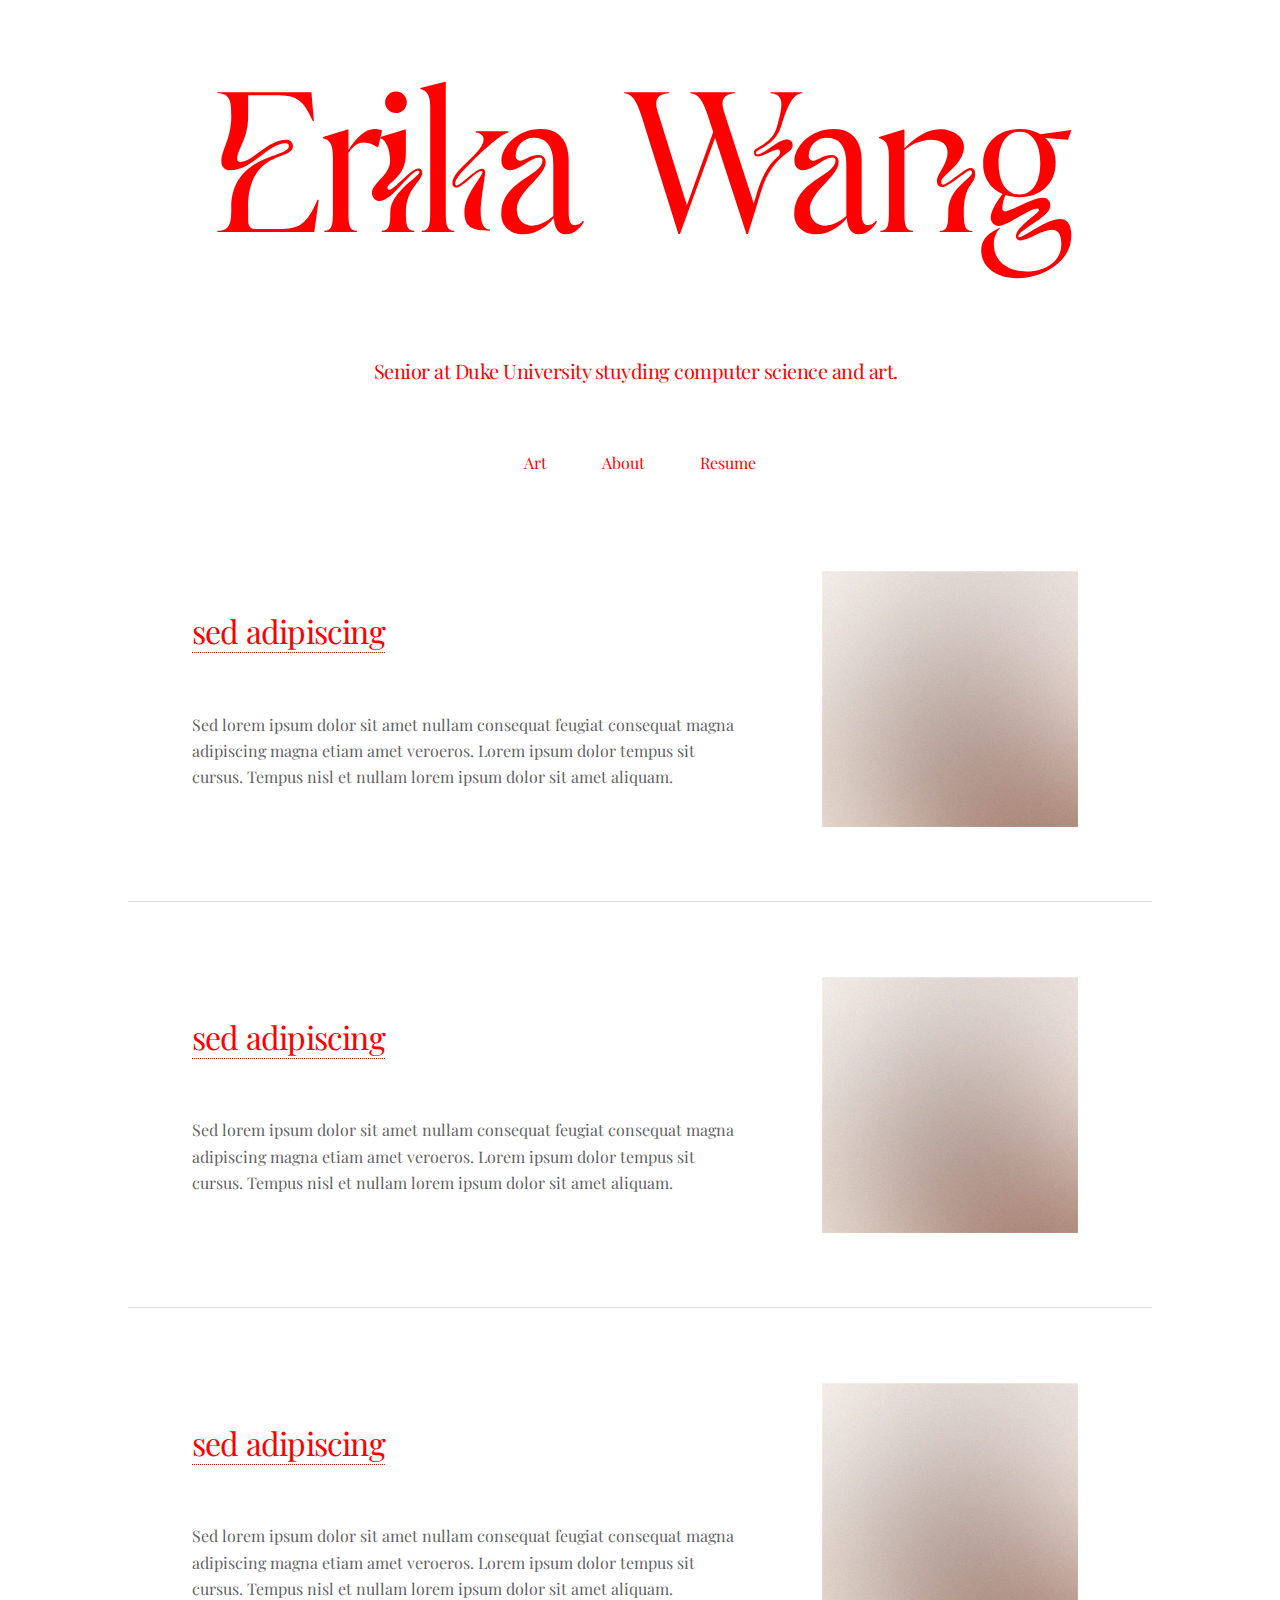
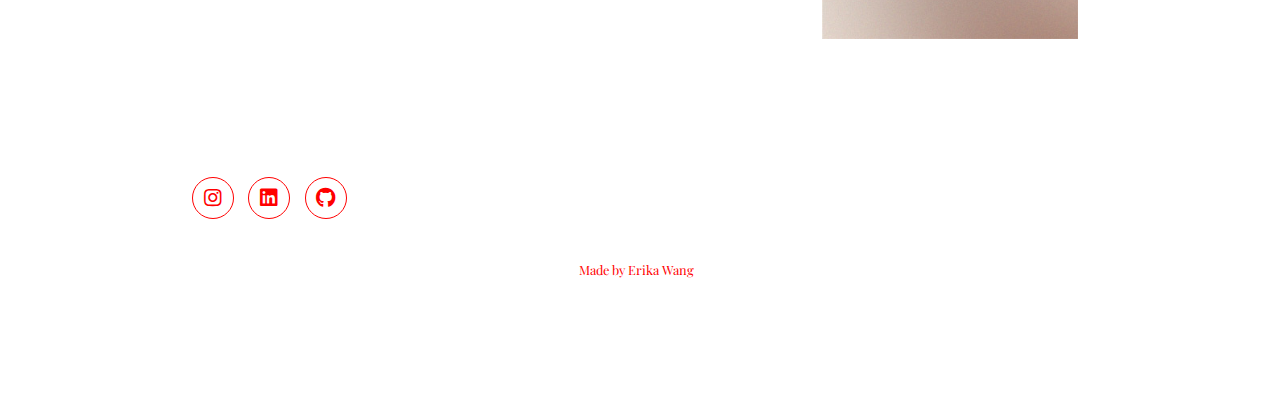
<file: index.html>
<!DOCTYPE HTML>
<!--
	Stellar by HTML5 UP
	html5up.net | @ajlkn
	Free for personal and commercial use under the CCA 3.0 license (html5up.net/license)
-->
<html>
	<head>
		<title>Erika Wang</title>
		<meta charset="utf-8" />
		<meta name="viewport" content="width=device-width, initial-scale=1, user-scalable=no" />
		<link rel="stylesheet" href="assets/css/main.css" />
		<link rel="stylesheet" href="assets/css/color.css" />
		<noscript><link rel="stylesheet" href="assets/css/noscript.css" /></noscript>
        
	</head>


	<body class="is-preload">

		<!-- Wrapper -->
			<div id="wrapper">

				<!-- Header -->
					<header id="header">
				
						<h1 class = "title-word title-word-1">Erika Wang</h1>
						<p>
							<span>Senior at Duke University stuyding computer science and art. &nbsp;</span>
						</p>

					</header>

				<!-- Nav -->
					<nav id="nav">
						<ul>
							<li><a href="#intro" class="active">Art</a></li>
                            <li><a href="about.html" class="active">About</a></li>
							<li><a href="https://docs.google.com/document/d/1wD_JuA9a8tPRf3OBG6LeGHqvVEQeYjnyUTV_1Qm6VoQ/edit?usp=sharing" class="active" target = "blank">Resume</a></li>
						</ul>
					</nav>

				<!-- Main -->
					<div id="main">

						<!-- Introduction -->
							<section id="intro" class="main">
								<div class="spotlight">
									<div class="content">
										<header class="major">
											<h2><a href = "/generic.html">sed adipiscing</a></h2>
										</header>
										<p>Sed lorem ipsum dolor sit amet nullam consequat feugiat consequat magna
										adipiscing magna etiam amet veroeros. Lorem ipsum dolor tempus sit cursus.
										Tempus nisl et nullam lorem ipsum dolor sit amet aliquam.</p>
									</div>
									<span class="image"><img src="images/pic01.jpg" alt="" /></span>
								</div>
                            </footer>
							</section>

                        <!-- Introduction -->
							<section id="intro" class="main">
								<div class="spotlight">
									<div class="content">
										
										<header class="major">
											<h2><a href = "/generic.html">sed adipiscing</a></h2>
										</header>
										<p>Sed lorem ipsum dolor sit amet nullam consequat feugiat consequat magna
										adipiscing magna etiam amet veroeros. Lorem ipsum dolor tempus sit cursus.
										Tempus nisl et nullam lorem ipsum dolor sit amet aliquam.</p>
									</div>
									<span class="image"><img src="images/pic01.jpg" alt="" /></span>
								</div>
                            </footer>
							</section>

	                        <!-- Introduction -->
							<section id="intro" class="main">
								<div class="spotlight">
									<div class="content">
										<header class="major">
											<h2><a href = "/generic.html">sed adipiscing</a></h2>
										</header>
										<p>Sed lorem ipsum dolor sit amet nullam consequat feugiat consequat magna
										adipiscing magna etiam amet veroeros. Lorem ipsum dolor tempus sit cursus.
										Tempus nisl et nullam lorem ipsum dolor sit amet aliquam.</p>
									</div>
									<span class="image"><img src="images/pic01.jpg" alt="" /></span>
								</div>
                            </footer>
							</section>

				</div>

            				<!-- Footer -->
					<footer id="footer">
						<section>
							<ul class="icons">
								<li><a href="https://www.instagram.com/erika.l.w/" target = "blank" class="icon brands fa-instagram alt"><span class="label">Instagram</span></a></li>
								<li><a href="https://www.linkedin.com/in/erikawang2024/" target = "blank" class="icon brands fa-linkedin alt"><span class="label">Linkedin</span></a></li>
								<li><a href="https://github.com/wang-erika?tab=repositories" target = "blank" class="icon brands fa-github alt"><span class="label">GitHub</span></a></li>
							</ul>
						</section>
						<p class="copyright"> Made by Erika Wang </a></p>

					</footer>

		<!-- Scripts -->
			<script src="assets/js/jquery.min.js"></script>
			<script src="assets/js/jquery.scrollex.min.js"></script>
			<script src="assets/js/jquery.scrolly.min.js"></script>
			<script src="assets/js/browser.min.js"></script>
			<script src="assets/js/breakpoints.min.js"></script>
			<script src="assets/js/util.js"></script>
			<script src="assets/js/main.js"></script>

	</body>
</html>
</file>
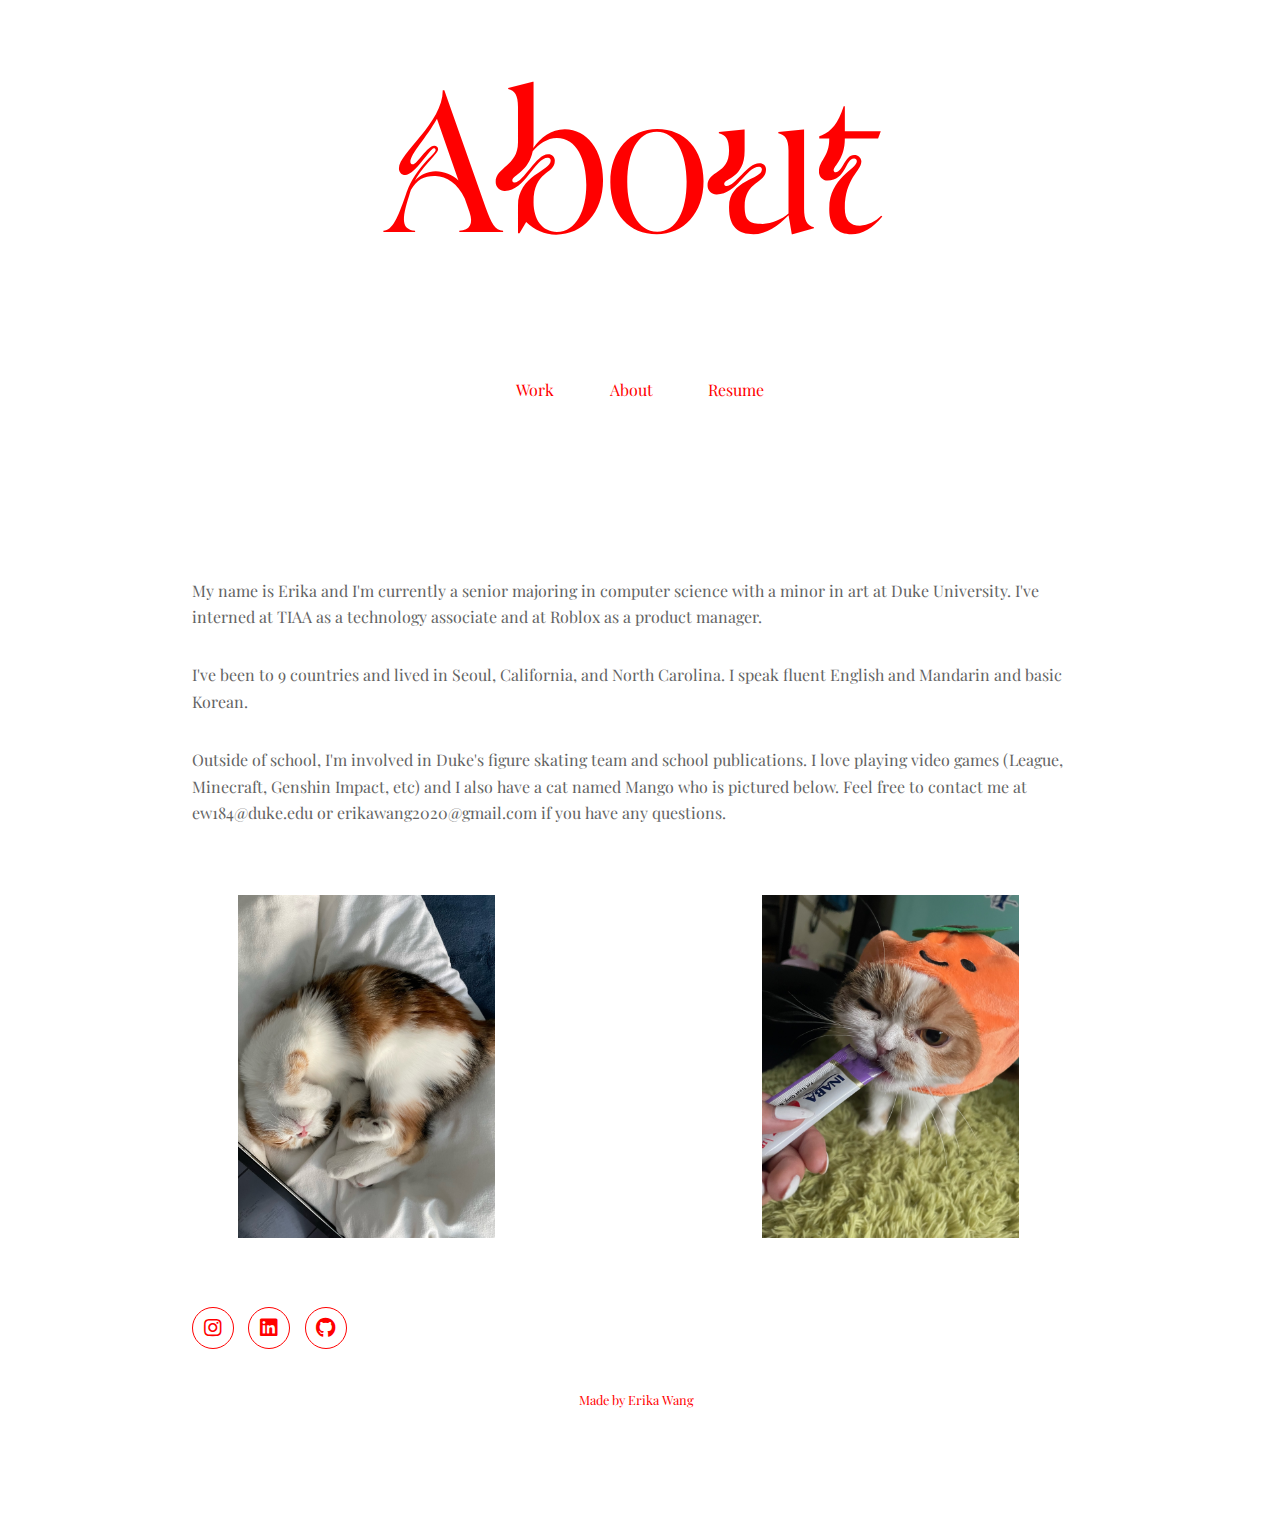
<file: about.html>
<!DOCTYPE HTML>
<!--
	Stellar by HTML5 UP
	html5up.net | @ajlkn
	Free for personal and commercial use under the CCA 3.0 license (html5up.net/license)
-->
<html>
	<head>
		<title>Erika Wang</title>
		<meta charset="utf-8" />
		<meta name="viewport" content="width=device-width, initial-scale=1, user-scalable=no" />
		<link rel="stylesheet" href="assets/css/main.css" />
		<link rel="stylesheet" href="assets/css/pictureformat.css" />
		<noscript><link rel="stylesheet" href="assets/css/noscript.css" /></noscript>
	</head>
	<body class="is-preload">

		<!-- Wrapper -->
			<div id="wrapper">

				<!-- Header -->
	
					<header id="header">	
						<h1>About</h1>
					</header>

				<!-- Nav -->
				<nav id="nav">
					<ul>
						<li><a href="index.html" class="active">Work</a></li>
						<li><a href="about.html" class="active">About</a></li>
						<li><a href="resume.html" class="active">Resume</a></li>
					</ul>
				</nav>

				<!-- Main -->
					<div id="main">

						<!-- Content -->
							<section id="content" class="main">
								<h3 class="marquee">
									<span>Lover of cats, art musuems, spotify wrapped, video games, chips and salsa, diy nail art, photography, movie theaters. Lover of cats, art musuems, spotify wrapped, video games, chips and salsa, diy nail art, photography, movie theaters. Lover of cats, art musuems, spotify wrapped, video games, chips and salsa, diy nail art, photography, movie theaters. Lover of cats, art musuems, spotify wrapped, video games, chips and salsa, diy nail art, photography, movie theaters. Lover of cats, art musuems, spotify wrapped, video games, chips and salsa, diy nail art, photography, movie theaters. Lover of cats, art musuems, spotify wrapped, video games, chips and salsa, diy nail art, photography, movie theaters.&nbsp;</span>
								</h3>
								<p>My name is Erika and I'm currently a senior majoring in computer science with a minor in art at Duke University. I've interned at TIAA as a technology associate and at Roblox as a product manager.</p>
								<p>I've been to 9 countries and lived in Seoul, California, and North Carolina. I speak fluent English and Mandarin and basic Korean.</p>
								<p>Outside of school, I'm involved in Duke's figure skating team and school publications. I love playing video games (League, Minecraft, Genshin Impact, etc) and I also have a cat named Mango who is pictured below. Feel free to contact me at ew184@duke.edu or erikawang2020@gmail.com if you have any questions.</p>															
								
						
							</section>

							<div class="row">
								<div class="column">
								  <img src="images/mango1.JPG" style="width:50%" class = "center">
								</div>
								<div class="column">
									<img src="images/mango2.JPG" style="width:50%" class = "center">
								  </div>
							  </div>
							

					</div>

			
			            				<!-- Footer -->
										<footer id="footer">
											<section>
												<ul class="icons">
													<li><a href="https://www.instagram.com/erika.l.w/" target = "blank" class="icon brands fa-instagram alt"><span class="label">Instagram</span></a></li>
													<li><a href="https://www.linkedin.com/in/erikawang2024/" target = "blank" class="icon brands fa-linkedin alt"><span class="label">Linkedin</span></a></li>
													<li><a href="https://github.com/wang-erika?tab=repositories" target = "blank" class="icon brands fa-github alt"><span class="label">GitHub</span></a></li>

												</ul>
											</section>
											<p class="copyright"> Made by Erika Wang </a></p>
										</footer>
									</div>

		<!-- Scripts -->
			<script src="assets/js/jquery.min.js"></script>
			<script src="assets/js/jquery.scrollex.min.js"></script>
			<script src="assets/js/jquery.scrolly.min.js"></script>
			<script src="assets/js/browser.min.js"></script>
			<script src="assets/js/breakpoints.min.js"></script>
			<script src="assets/js/util.js"></script>
			<script src="assets/js/main.js"></script>

	</body>
</html>
</file>
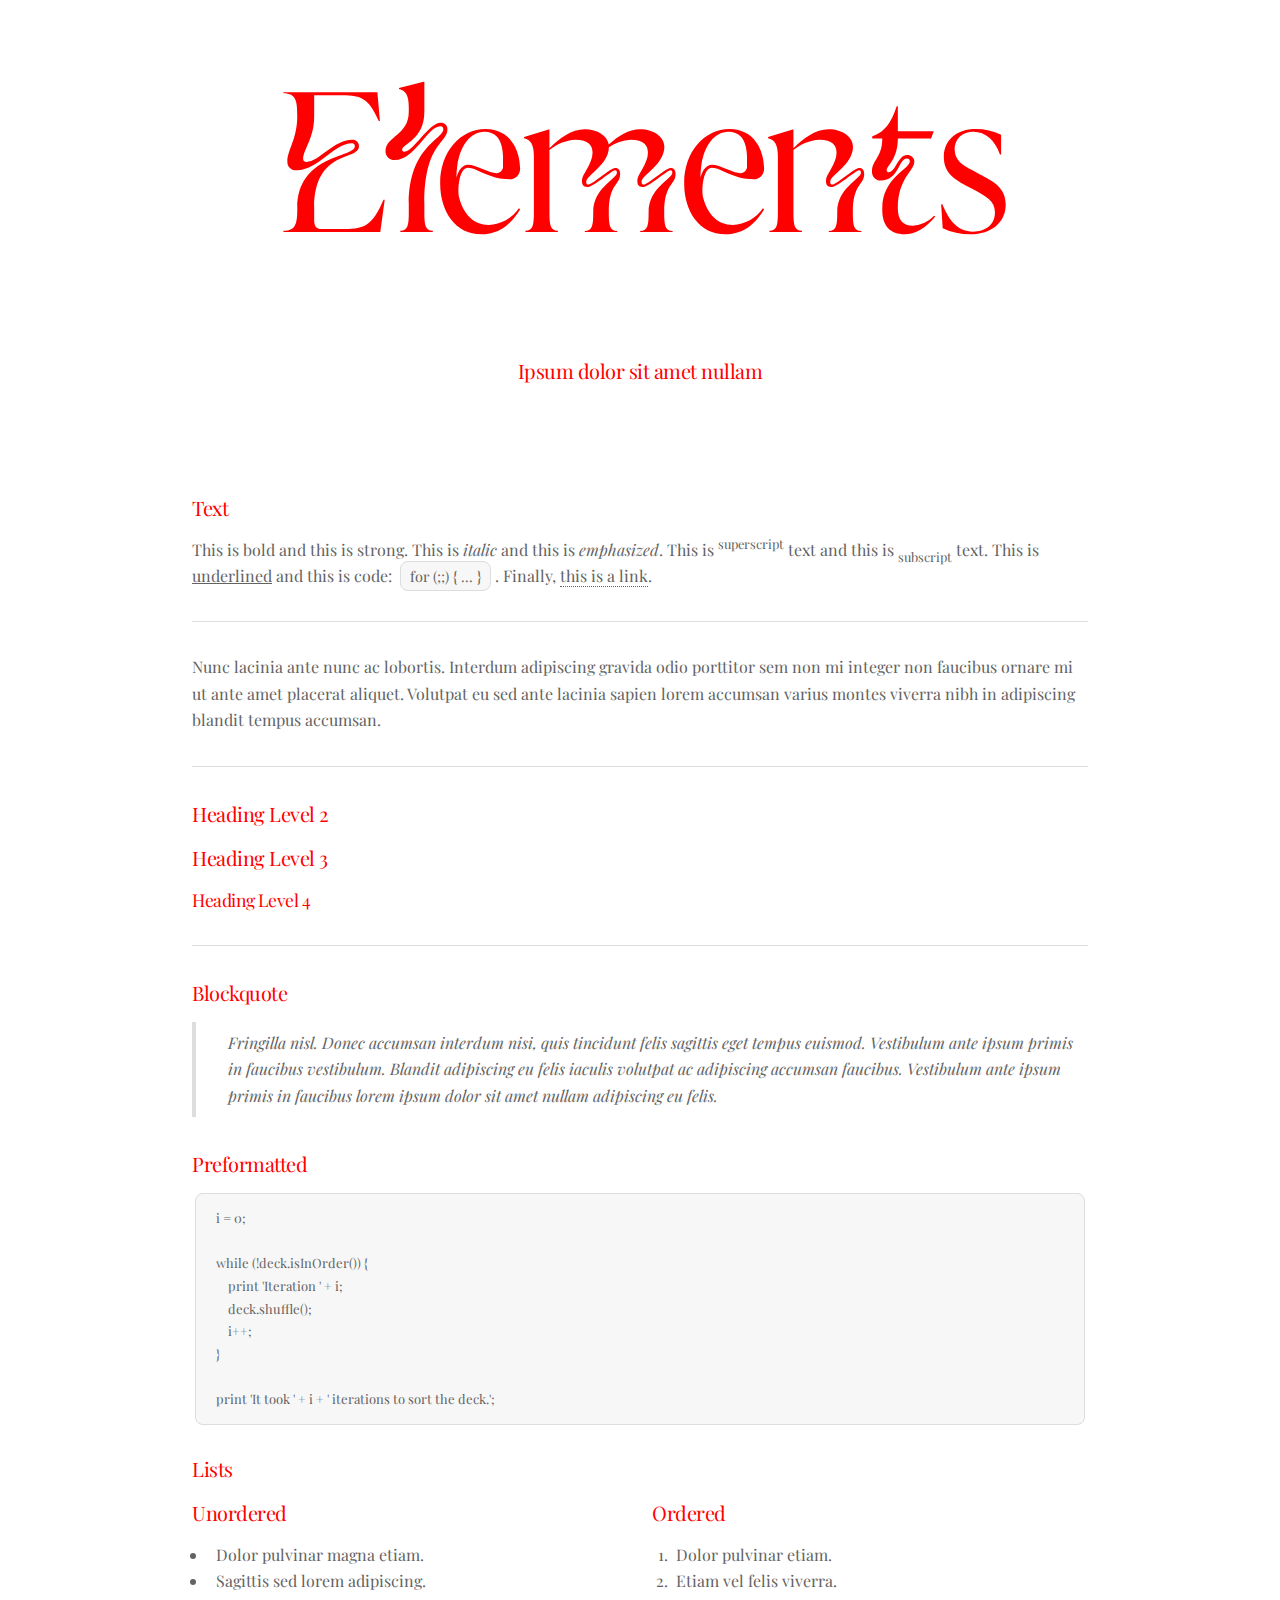
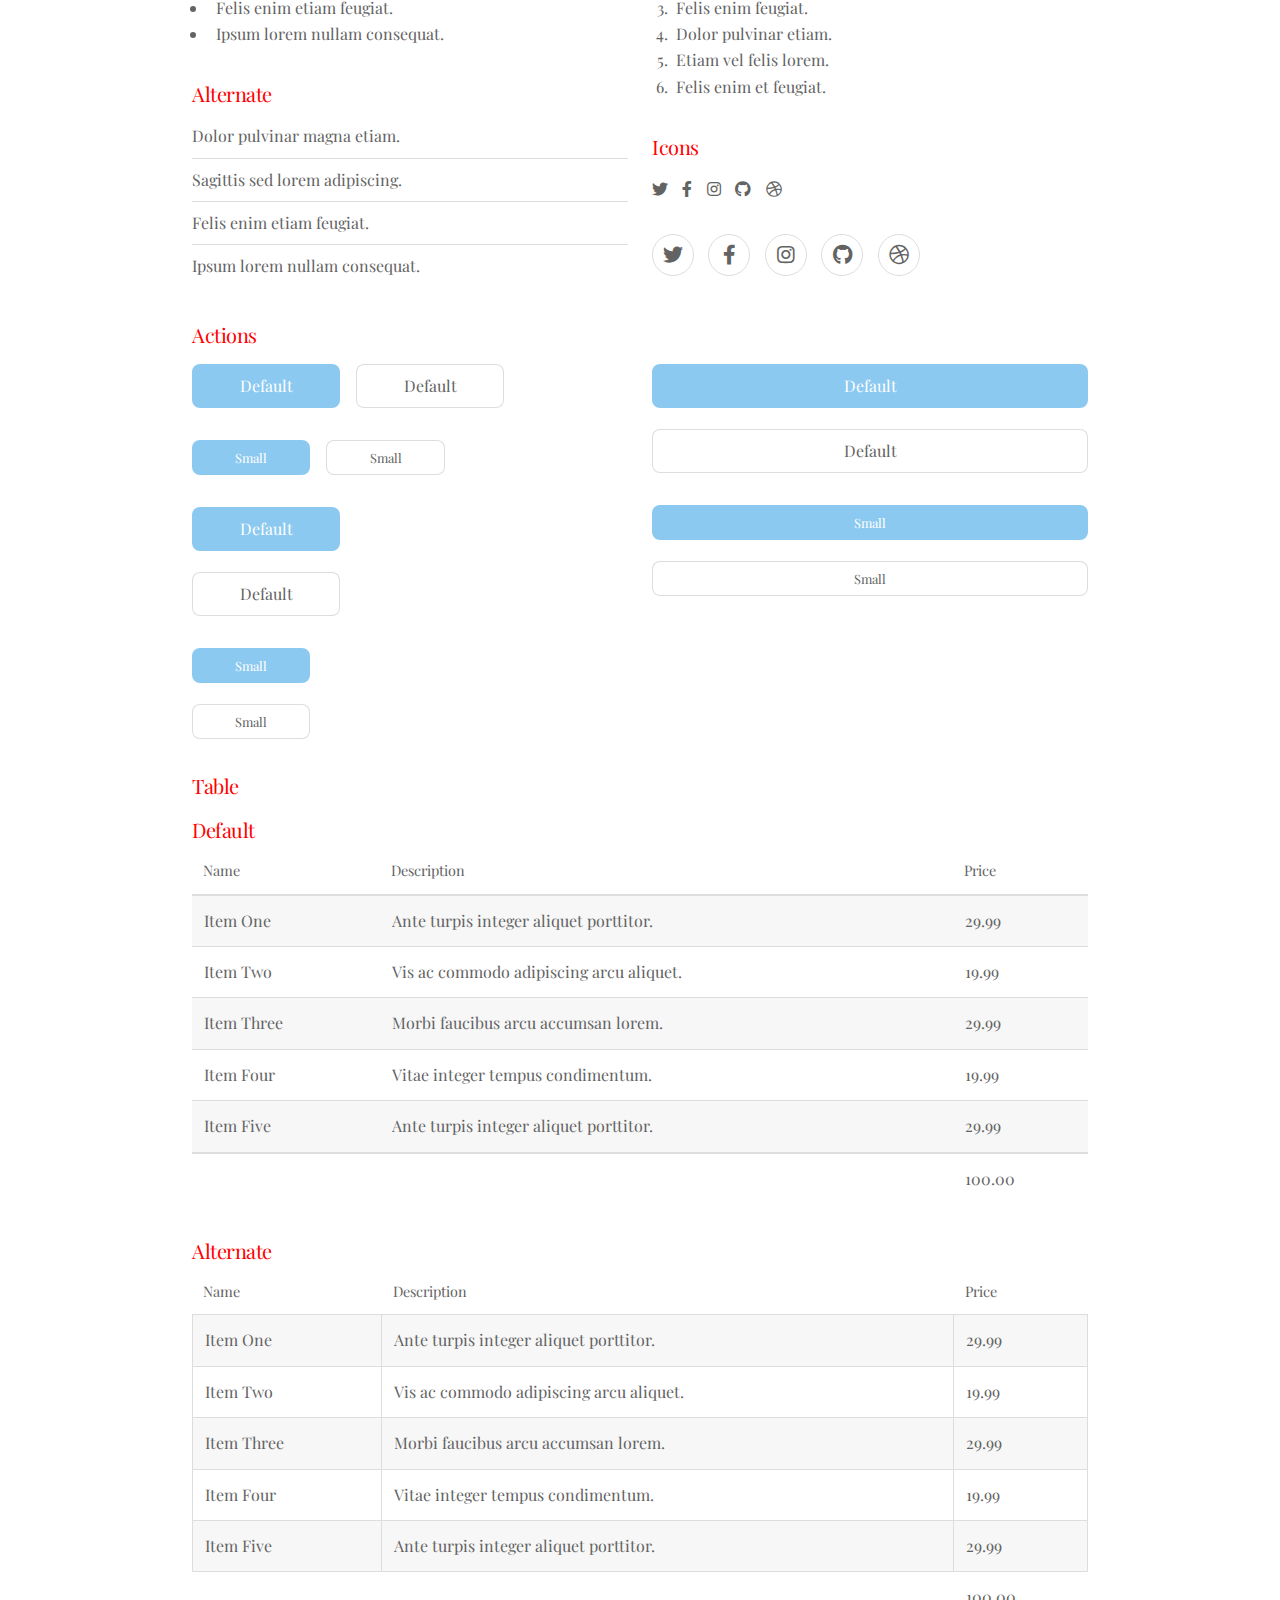
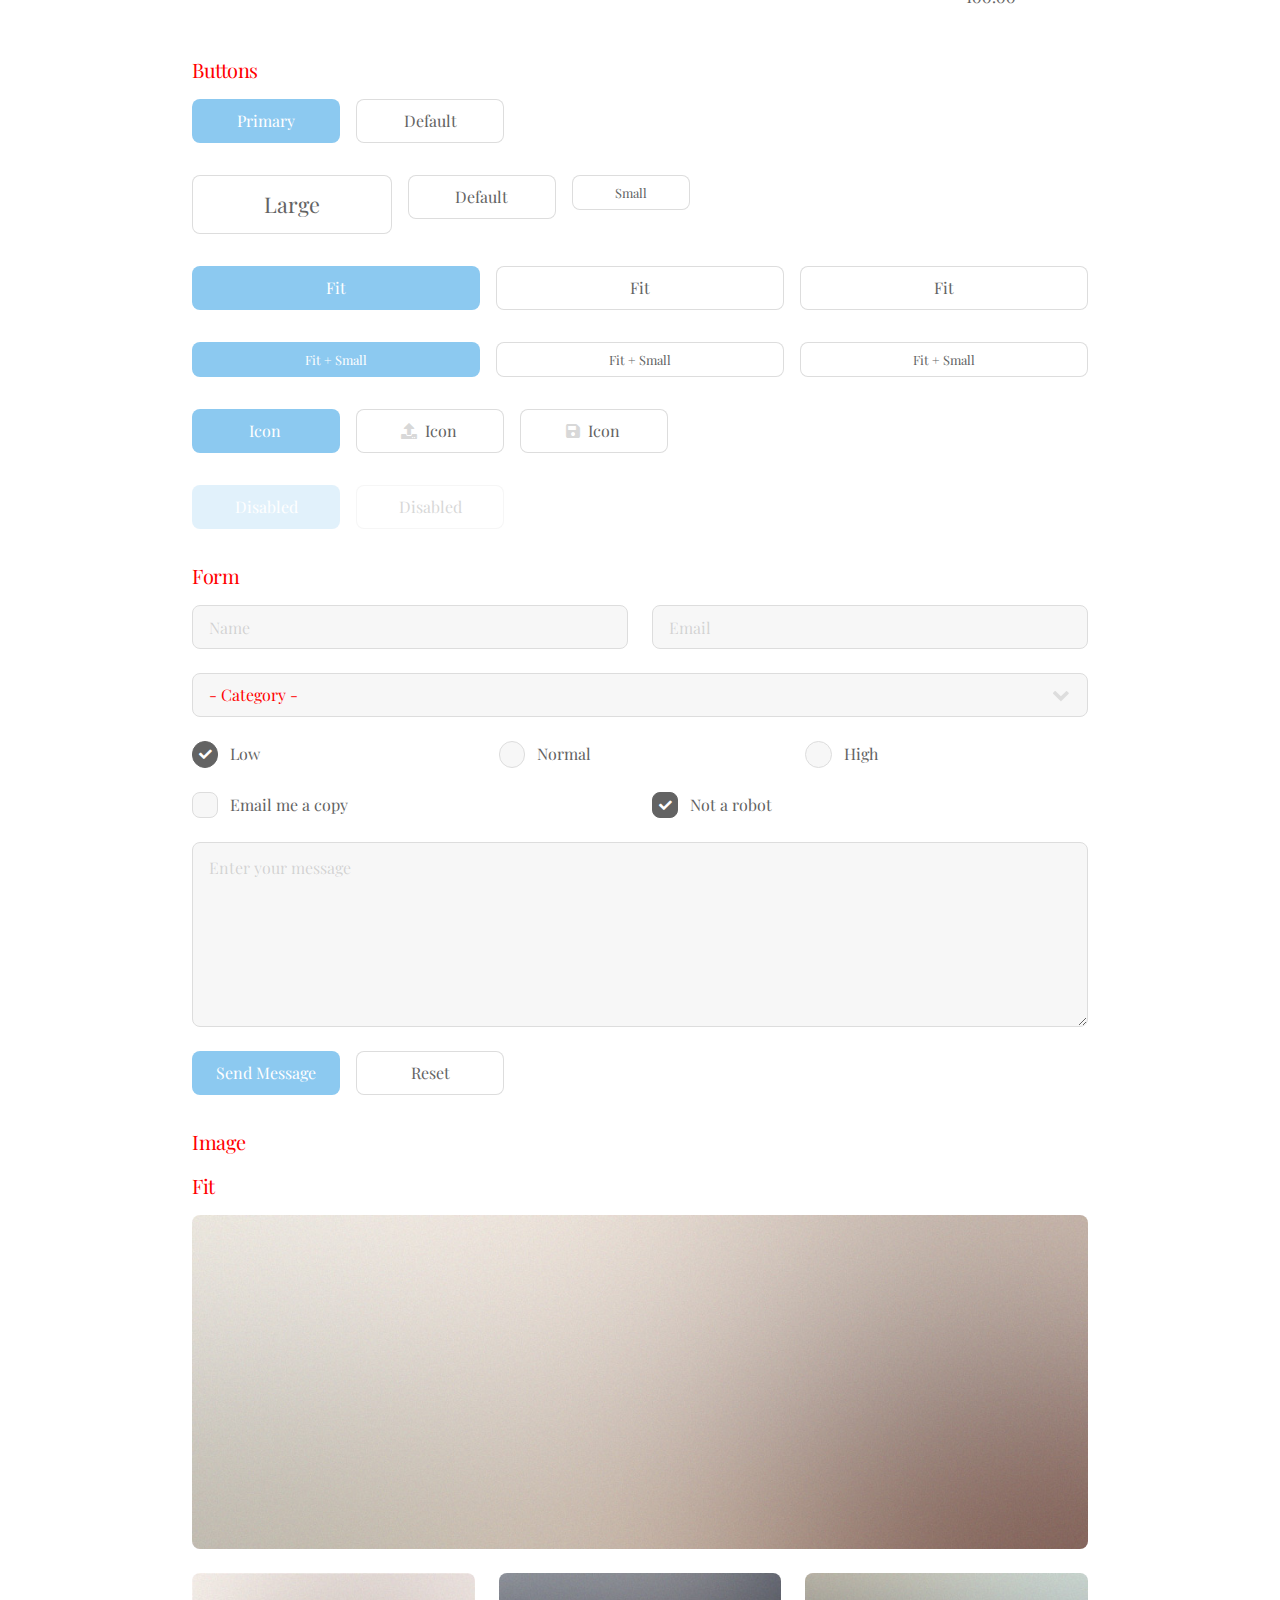
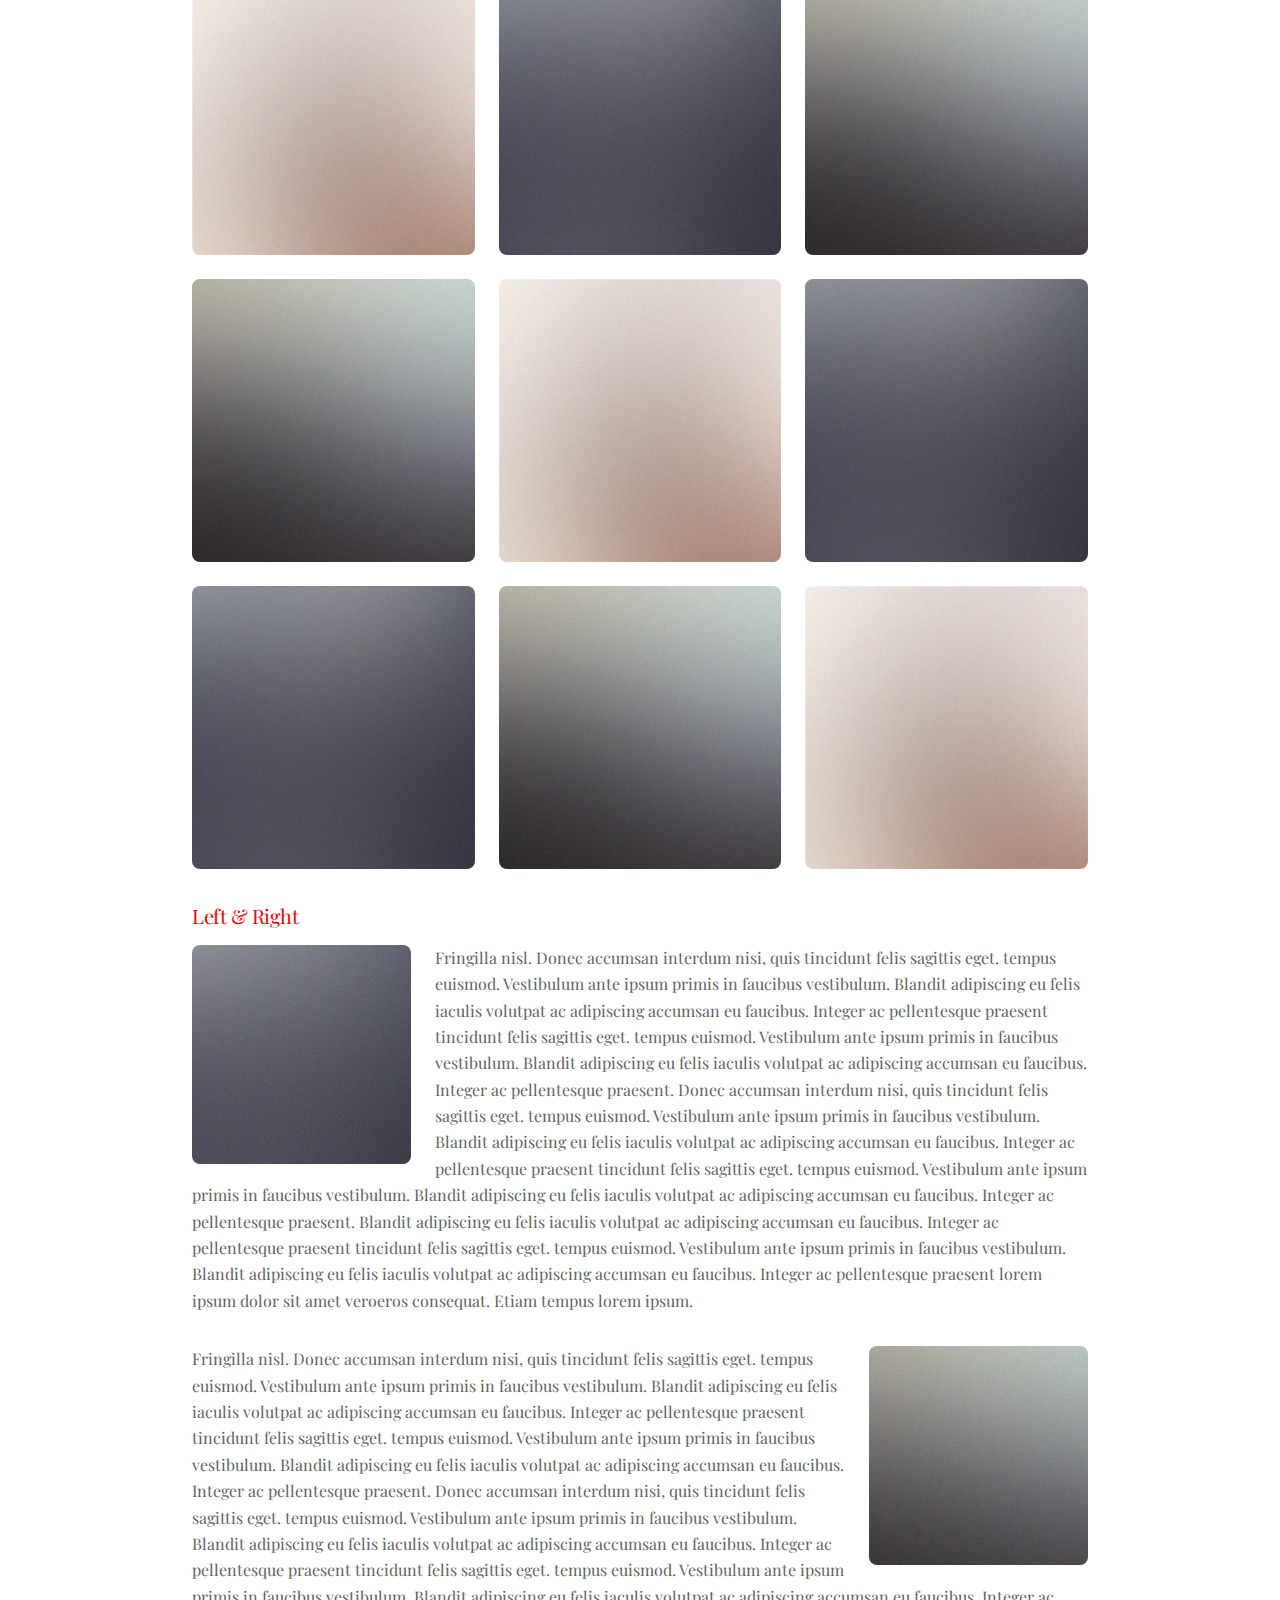
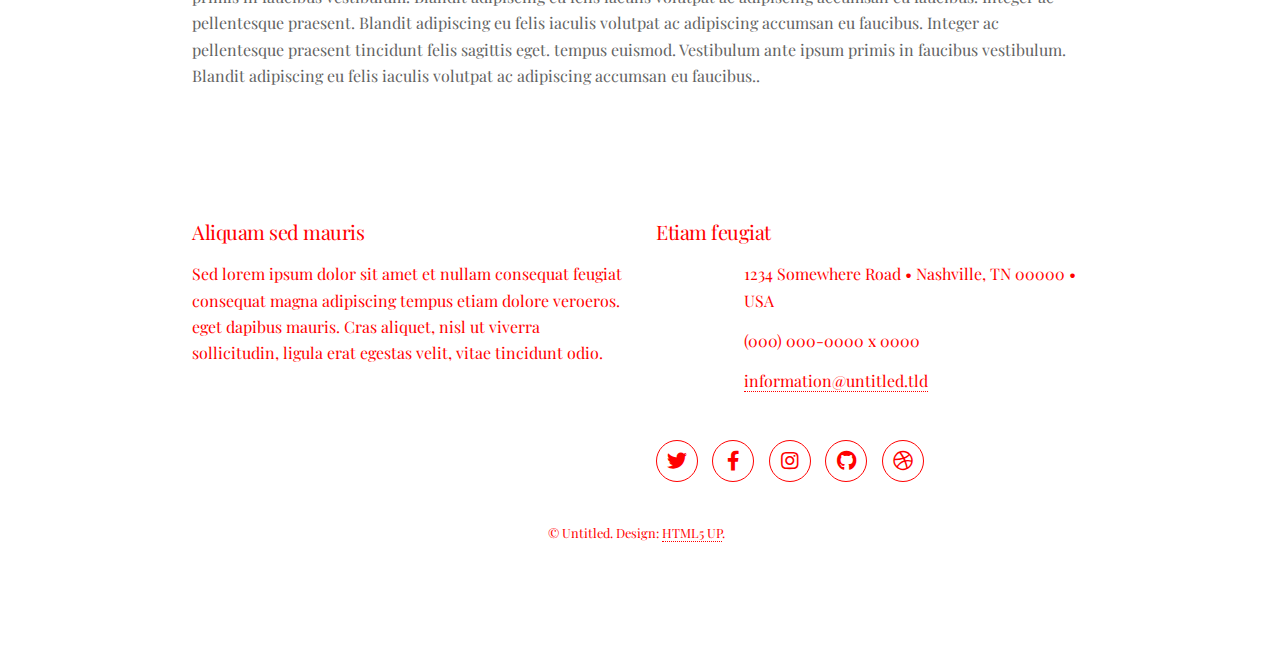
<file: elements.html>
<!DOCTYPE HTML>
<!--
	Stellar by HTML5 UP
	html5up.net | @ajlkn
	Free for personal and commercial use under the CCA 3.0 license (html5up.net/license)
-->
<html>
	<head>
		<title>Elements - Stellar by HTML5 UP</title>
		<meta charset="utf-8" />
		<meta name="viewport" content="width=device-width, initial-scale=1, user-scalable=no" />
		<link rel="stylesheet" href="assets/css/main.css" />
		<noscript><link rel="stylesheet" href="assets/css/noscript.css" /></noscript>
	</head>
	<body class="is-preload">

		<!-- Wrapper -->
			<div id="wrapper">

				<!-- Header -->
					<header id="header">
						<h1>Elements</h1>
						<p>Ipsum dolor sit amet nullam</p>
					</header>

				<!-- Main -->
					<div id="main">

						<!-- Content -->
							<section id="content" class="main">

								<!-- Text -->
									<section>
										<h2>Text</h2>
										<p>This is <b>bold</b> and this is <strong>strong</strong>. This is <i>italic</i> and this is <em>emphasized</em>.
										This is <sup>superscript</sup> text and this is <sub>subscript</sub> text.
										This is <u>underlined</u> and this is code: <code>for (;;) { ... }</code>. Finally, <a href="#">this is a link</a>.</p>
										<hr />
										<p>Nunc lacinia ante nunc ac lobortis. Interdum adipiscing gravida odio porttitor sem non mi integer non faucibus ornare mi ut ante amet placerat aliquet. Volutpat eu sed ante lacinia sapien lorem accumsan varius montes viverra nibh in adipiscing blandit tempus accumsan.</p>
										<hr />
										<h2>Heading Level 2</h2>
										<h3>Heading Level 3</h3>
										<h4>Heading Level 4</h4>
										<hr />
										<h3>Blockquote</h3>
										<blockquote>Fringilla nisl. Donec accumsan interdum nisi, quis tincidunt felis sagittis eget tempus euismod. Vestibulum ante ipsum primis in faucibus vestibulum. Blandit adipiscing eu felis iaculis volutpat ac adipiscing accumsan faucibus. Vestibulum ante ipsum primis in faucibus lorem ipsum dolor sit amet nullam adipiscing eu felis.</blockquote>
										<h3>Preformatted</h3>
										<pre><code>i = 0;

while (!deck.isInOrder()) {
    print 'Iteration ' + i;
    deck.shuffle();
    i++;
}

print 'It took ' + i + ' iterations to sort the deck.';</code></pre>
									</section>

								<!-- Lists -->
									<section>
										<h2>Lists</h2>
										<div class="row">
											<div class="col-6 col-12-medium">
												<h3>Unordered</h3>
												<ul>
													<li>Dolor pulvinar magna etiam.</li>
													<li>Sagittis sed lorem adipiscing.</li>
													<li>Felis enim etiam feugiat.</li>
													<li>Ipsum lorem nullam consequat.</li>
												</ul>
												<h3>Alternate</h3>
												<ul class="alt">
													<li>Dolor pulvinar magna etiam.</li>
													<li>Sagittis sed lorem adipiscing.</li>
													<li>Felis enim etiam feugiat.</li>
													<li>Ipsum lorem nullam consequat.</li>
												</ul>
											</div>
											<div class="col-6 col-12-medium">
												<h3>Ordered</h3>
												<ol>
													<li>Dolor pulvinar etiam.</li>
													<li>Etiam vel felis viverra.</li>
													<li>Felis enim feugiat.</li>
													<li>Dolor pulvinar etiam.</li>
													<li>Etiam vel felis lorem.</li>
													<li>Felis enim et feugiat.</li>
												</ol>
												<h3>Icons</h3>
												<ul class="icons">
													<li><a href="#" class="icon brands fa-twitter"><span class="label">Twitter</span></a></li>
													<li><a href="#" class="icon brands fa-facebook-f"><span class="label">Facebook</span></a></li>
													<li><a href="#" class="icon brands fa-instagram"><span class="label">Instagram</span></a></li>
													<li><a href="#" class="icon brands fa-github"><span class="label">GitHub</span></a></li>
													<li><a href="#" class="icon brands fa-dribbble"><span class="label">Dribbble</span></a></li>
												</ul>
												<ul class="icons">
													<li><a href="#" class="icon brands alt fa-twitter"><span class="label">Twitter</span></a></li>
													<li><a href="#" class="icon brands alt fa-facebook-f"><span class="label">Facebook</span></a></li>
													<li><a href="#" class="icon brands alt fa-instagram"><span class="label">Instagram</span></a></li>
													<li><a href="#" class="icon brands alt fa-github"><span class="label">GitHub</span></a></li>
													<li><a href="#" class="icon brands alt fa-dribbble"><span class="label">Dribbble</span></a></li>
												</ul>
											</div>
										</div>
										<h2>Actions</h2>
										<div class="row">
											<div class="col-6 col-12-medium">
												<ul class="actions">
													<li><a href="#" class="button primary">Default</a></li>
													<li><a href="#" class="button">Default</a></li>
												</ul>
												<ul class="actions small">
													<li><a href="#" class="button primary small">Small</a></li>
													<li><a href="#" class="button small">Small</a></li>
												</ul>
												<ul class="actions stacked">
													<li><a href="#" class="button primary">Default</a></li>
													<li><a href="#" class="button">Default</a></li>
												</ul>
												<ul class="actions stacked">
													<li><a href="#" class="button primary small">Small</a></li>
													<li><a href="#" class="button small">Small</a></li>
												</ul>
											</div>
											<div class="col-6 col-12-medium">
												<ul class="actions stacked">
													<li><a href="#" class="button primary fit">Default</a></li>
													<li><a href="#" class="button fit">Default</a></li>
												</ul>
												<ul class="actions stacked">
													<li><a href="#" class="button primary small fit">Small</a></li>
													<li><a href="#" class="button small fit">Small</a></li>
												</ul>
											</div>
										</div>
									</section>

								<!-- Table -->
									<section>
										<h2>Table</h2>
										<h3>Default</h3>
										<div class="table-wrapper">
											<table>
												<thead>
													<tr>
														<th>Name</th>
														<th>Description</th>
														<th>Price</th>
													</tr>
												</thead>
												<tbody>
													<tr>
														<td>Item One</td>
														<td>Ante turpis integer aliquet porttitor.</td>
														<td>29.99</td>
													</tr>
													<tr>
														<td>Item Two</td>
														<td>Vis ac commodo adipiscing arcu aliquet.</td>
														<td>19.99</td>
													</tr>
													<tr>
														<td>Item Three</td>
														<td> Morbi faucibus arcu accumsan lorem.</td>
														<td>29.99</td>
													</tr>
													<tr>
														<td>Item Four</td>
														<td>Vitae integer tempus condimentum.</td>
														<td>19.99</td>
													</tr>
													<tr>
														<td>Item Five</td>
														<td>Ante turpis integer aliquet porttitor.</td>
														<td>29.99</td>
													</tr>
												</tbody>
												<tfoot>
													<tr>
														<td colspan="2"></td>
														<td>100.00</td>
													</tr>
												</tfoot>
											</table>
										</div>

										<h3>Alternate</h3>
										<div class="table-wrapper">
											<table class="alt">
												<thead>
													<tr>
														<th>Name</th>
														<th>Description</th>
														<th>Price</th>
													</tr>
												</thead>
												<tbody>
													<tr>
														<td>Item One</td>
														<td>Ante turpis integer aliquet porttitor.</td>
														<td>29.99</td>
													</tr>
													<tr>
														<td>Item Two</td>
														<td>Vis ac commodo adipiscing arcu aliquet.</td>
														<td>19.99</td>
													</tr>
													<tr>
														<td>Item Three</td>
														<td> Morbi faucibus arcu accumsan lorem.</td>
														<td>29.99</td>
													</tr>
													<tr>
														<td>Item Four</td>
														<td>Vitae integer tempus condimentum.</td>
														<td>19.99</td>
													</tr>
													<tr>
														<td>Item Five</td>
														<td>Ante turpis integer aliquet porttitor.</td>
														<td>29.99</td>
													</tr>
												</tbody>
												<tfoot>
													<tr>
														<td colspan="2"></td>
														<td>100.00</td>
													</tr>
												</tfoot>
											</table>
										</div>
									</section>

								<!-- Buttons -->
									<section>
										<h3>Buttons</h3>
										<ul class="actions">
											<li><a href="#" class="button primary">Primary</a></li>
											<li><a href="#" class="button">Default</a></li>
										</ul>
										<ul class="actions">
											<li><a href="#" class="button large">Large</a></li>
											<li><a href="#" class="button">Default</a></li>
											<li><a href="#" class="button small">Small</a></li>
										</ul>
										<ul class="actions fit">
											<li><a href="#" class="button primary fit">Fit</a></li>
											<li><a href="#" class="button fit">Fit</a></li>
											<li><a href="#" class="button fit">Fit</a></li>
										</ul>
										<ul class="actions fit small">
											<li><a href="#" class="button primary fit small">Fit + Small</a></li>
											<li><a href="#" class="button fit small">Fit + Small</a></li>
											<li><a href="#" class="button fit small">Fit + Small</a></li>
										</ul>
										<ul class="actions">
											<li><a href="#" class="button primary icon solidfa-download">Icon</a></li>
											<li><a href="#" class="button icon solid fa-upload">Icon</a></li>
											<li><a href="#" class="button icon solid fa-save">Icon</a></li>
										</ul>
										<ul class="actions">
											<li><span class="button primary disabled">Disabled</span></li>
											<li><span class="button disabled">Disabled</span></li>
										</ul>
									</section>

								<!-- Form -->
									<section>
										<h2>Form</h2>
										<form method="post" action="#">
											<div class="row gtr-uniform">
												<div class="col-6 col-12-xsmall">
													<input type="text" name="demo-name" id="demo-name" value="" placeholder="Name" />
												</div>
												<div class="col-6 col-12-xsmall">
													<input type="email" name="demo-email" id="demo-email" value="" placeholder="Email" />
												</div>
												<div class="col-12">
													<select name="demo-category" id="demo-category">
														<option value="">- Category -</option>
														<option value="1">Manufacturing</option>
														<option value="1">Shipping</option>
														<option value="1">Administration</option>
														<option value="1">Human Resources</option>
													</select>
												</div>
												<div class="col-4 col-12-small">
													<input type="radio" id="demo-priority-low" name="demo-priority" checked>
													<label for="demo-priority-low">Low</label>
												</div>
												<div class="col-4 col-12-small">
													<input type="radio" id="demo-priority-normal" name="demo-priority">
													<label for="demo-priority-normal">Normal</label>
												</div>
												<div class="col-4 col-12-small">
													<input type="radio" id="demo-priority-high" name="demo-priority">
													<label for="demo-priority-high">High</label>
												</div>
												<div class="col-6 col-12-small">
													<input type="checkbox" id="demo-copy" name="demo-copy">
													<label for="demo-copy">Email me a copy</label>
												</div>
												<div class="col-6 col-12-small">
													<input type="checkbox" id="demo-human" name="demo-human" checked>
													<label for="demo-human">Not a robot</label>
												</div>
												<div class="col-12">
													<textarea name="demo-message" id="demo-message" placeholder="Enter your message" rows="6"></textarea>
												</div>
												<div class="col-12">
													<ul class="actions">
														<li><input type="submit" value="Send Message" class="primary" /></li>
														<li><input type="reset" value="Reset" /></li>
													</ul>
												</div>
											</div>
										</form>
									</section>

								<!-- Image -->
									<section>
										<h2>Image</h2>
										<h3>Fit</h3>
										<div class="box alt">
											<div class="row gtr-uniform">
												<div class="col-12"><span class="image fit"><img src="images/pic04.jpg" alt="" /></span></div>
												<div class="col-4"><span class="image fit"><img src="images/pic01.jpg" alt="" /></span></div>
												<div class="col-4"><span class="image fit"><img src="images/pic02.jpg" alt="" /></span></div>
												<div class="col-4"><span class="image fit"><img src="images/pic03.jpg" alt="" /></span></div>
												<div class="col-4"><span class="image fit"><img src="images/pic03.jpg" alt="" /></span></div>
												<div class="col-4"><span class="image fit"><img src="images/pic01.jpg" alt="" /></span></div>
												<div class="col-4"><span class="image fit"><img src="images/pic02.jpg" alt="" /></span></div>
												<div class="col-4"><span class="image fit"><img src="images/pic02.jpg" alt="" /></span></div>
												<div class="col-4"><span class="image fit"><img src="images/pic03.jpg" alt="" /></span></div>
												<div class="col-4"><span class="image fit"><img src="images/pic01.jpg" alt="" /></span></div>
											</div>
										</div>
										<h3>Left &amp; Right</h3>
										<p><span class="image left"><img src="images/pic05.jpg" alt="" /></span>Fringilla nisl. Donec accumsan interdum nisi, quis tincidunt felis sagittis eget. tempus euismod. Vestibulum ante ipsum primis in faucibus vestibulum. Blandit adipiscing eu felis iaculis volutpat ac adipiscing accumsan eu faucibus. Integer ac pellentesque praesent tincidunt felis sagittis eget. tempus euismod. Vestibulum ante ipsum primis in faucibus vestibulum. Blandit adipiscing eu felis iaculis volutpat ac adipiscing accumsan eu faucibus. Integer ac pellentesque praesent. Donec accumsan interdum nisi, quis tincidunt felis sagittis eget. tempus euismod. Vestibulum ante ipsum primis in faucibus vestibulum. Blandit adipiscing eu felis iaculis volutpat ac adipiscing accumsan eu faucibus. Integer ac pellentesque praesent tincidunt felis sagittis eget. tempus euismod. Vestibulum ante ipsum primis in faucibus vestibulum. Blandit adipiscing eu felis iaculis volutpat ac adipiscing accumsan eu faucibus. Integer ac pellentesque praesent. Blandit adipiscing eu felis iaculis volutpat ac adipiscing accumsan eu faucibus. Integer ac pellentesque praesent tincidunt felis sagittis eget. tempus euismod. Vestibulum ante ipsum primis in faucibus vestibulum. Blandit adipiscing eu felis iaculis volutpat ac adipiscing accumsan eu faucibus. Integer ac pellentesque praesent lorem ipsum dolor sit amet veroeros consequat. Etiam tempus lorem ipsum.</p>
										<p><span class="image right"><img src="images/pic06.jpg" alt="" /></span>Fringilla nisl. Donec accumsan interdum nisi, quis tincidunt felis sagittis eget. tempus euismod. Vestibulum ante ipsum primis in faucibus vestibulum. Blandit adipiscing eu felis iaculis volutpat ac adipiscing accumsan eu faucibus. Integer ac pellentesque praesent tincidunt felis sagittis eget. tempus euismod. Vestibulum ante ipsum primis in faucibus vestibulum. Blandit adipiscing eu felis iaculis volutpat ac adipiscing accumsan eu faucibus. Integer ac pellentesque praesent. Donec accumsan interdum nisi, quis tincidunt felis sagittis eget. tempus euismod. Vestibulum ante ipsum primis in faucibus vestibulum. Blandit adipiscing eu felis iaculis volutpat ac adipiscing accumsan eu faucibus. Integer ac pellentesque praesent tincidunt felis sagittis eget. tempus euismod. Vestibulum ante ipsum primis in faucibus vestibulum. Blandit adipiscing eu felis iaculis volutpat ac adipiscing accumsan eu faucibus. Integer ac pellentesque praesent. Blandit adipiscing eu felis iaculis volutpat ac adipiscing accumsan eu faucibus. Integer ac pellentesque praesent tincidunt felis sagittis eget. tempus euismod. Vestibulum ante ipsum primis in faucibus vestibulum. Blandit adipiscing eu felis iaculis volutpat ac adipiscing accumsan eu faucibus..</p>
									</section>

							</section>

					</div>

				<!-- Footer -->
					<footer id="footer">
						<section>
							<h2>Aliquam sed mauris</h2>
							<p>Sed lorem ipsum dolor sit amet et nullam consequat feugiat consequat magna adipiscing tempus etiam dolore veroeros. eget dapibus mauris. Cras aliquet, nisl ut viverra sollicitudin, ligula erat egestas velit, vitae tincidunt odio.</p>
							<ul class="actions">
								<li><a href="#" class="button">Learn More</a></li>
							</ul>
						</section>
						<section>
							<h2>Etiam feugiat</h2>
							<dl class="alt">
								<dt>Address</dt>
								<dd>1234 Somewhere Road &bull; Nashville, TN 00000 &bull; USA</dd>
								<dt>Phone</dt>
								<dd>(000) 000-0000 x 0000</dd>
								<dt>Email</dt>
								<dd><a href="#">information@untitled.tld</a></dd>
							</dl>
							<ul class="icons">
								<li><a href="#" class="icon brands fa-twitter alt"><span class="label">Twitter</span></a></li>
								<li><a href="#" class="icon brands fa-facebook-f alt"><span class="label">Facebook</span></a></li>
								<li><a href="#" class="icon brands fa-instagram alt"><span class="label">Instagram</span></a></li>
								<li><a href="#" class="icon brands fa-github alt"><span class="label">GitHub</span></a></li>
								<li><a href="#" class="icon brands fa-dribbble alt"><span class="label">Dribbble</span></a></li>
							</ul>
						</section>
						<p class="copyright">&copy; Untitled. Design: <a href="https://html5up.net">HTML5 UP</a>.</p>
					</footer>

			</div>

		<!-- Scripts -->
			<script src="assets/js/jquery.min.js"></script>
			<script src="assets/js/jquery.scrollex.min.js"></script>
			<script src="assets/js/jquery.scrolly.min.js"></script>
			<script src="assets/js/browser.min.js"></script>
			<script src="assets/js/breakpoints.min.js"></script>
			<script src="assets/js/util.js"></script>
			<script src="assets/js/main.js"></script>

	</body>
</html>
</file>
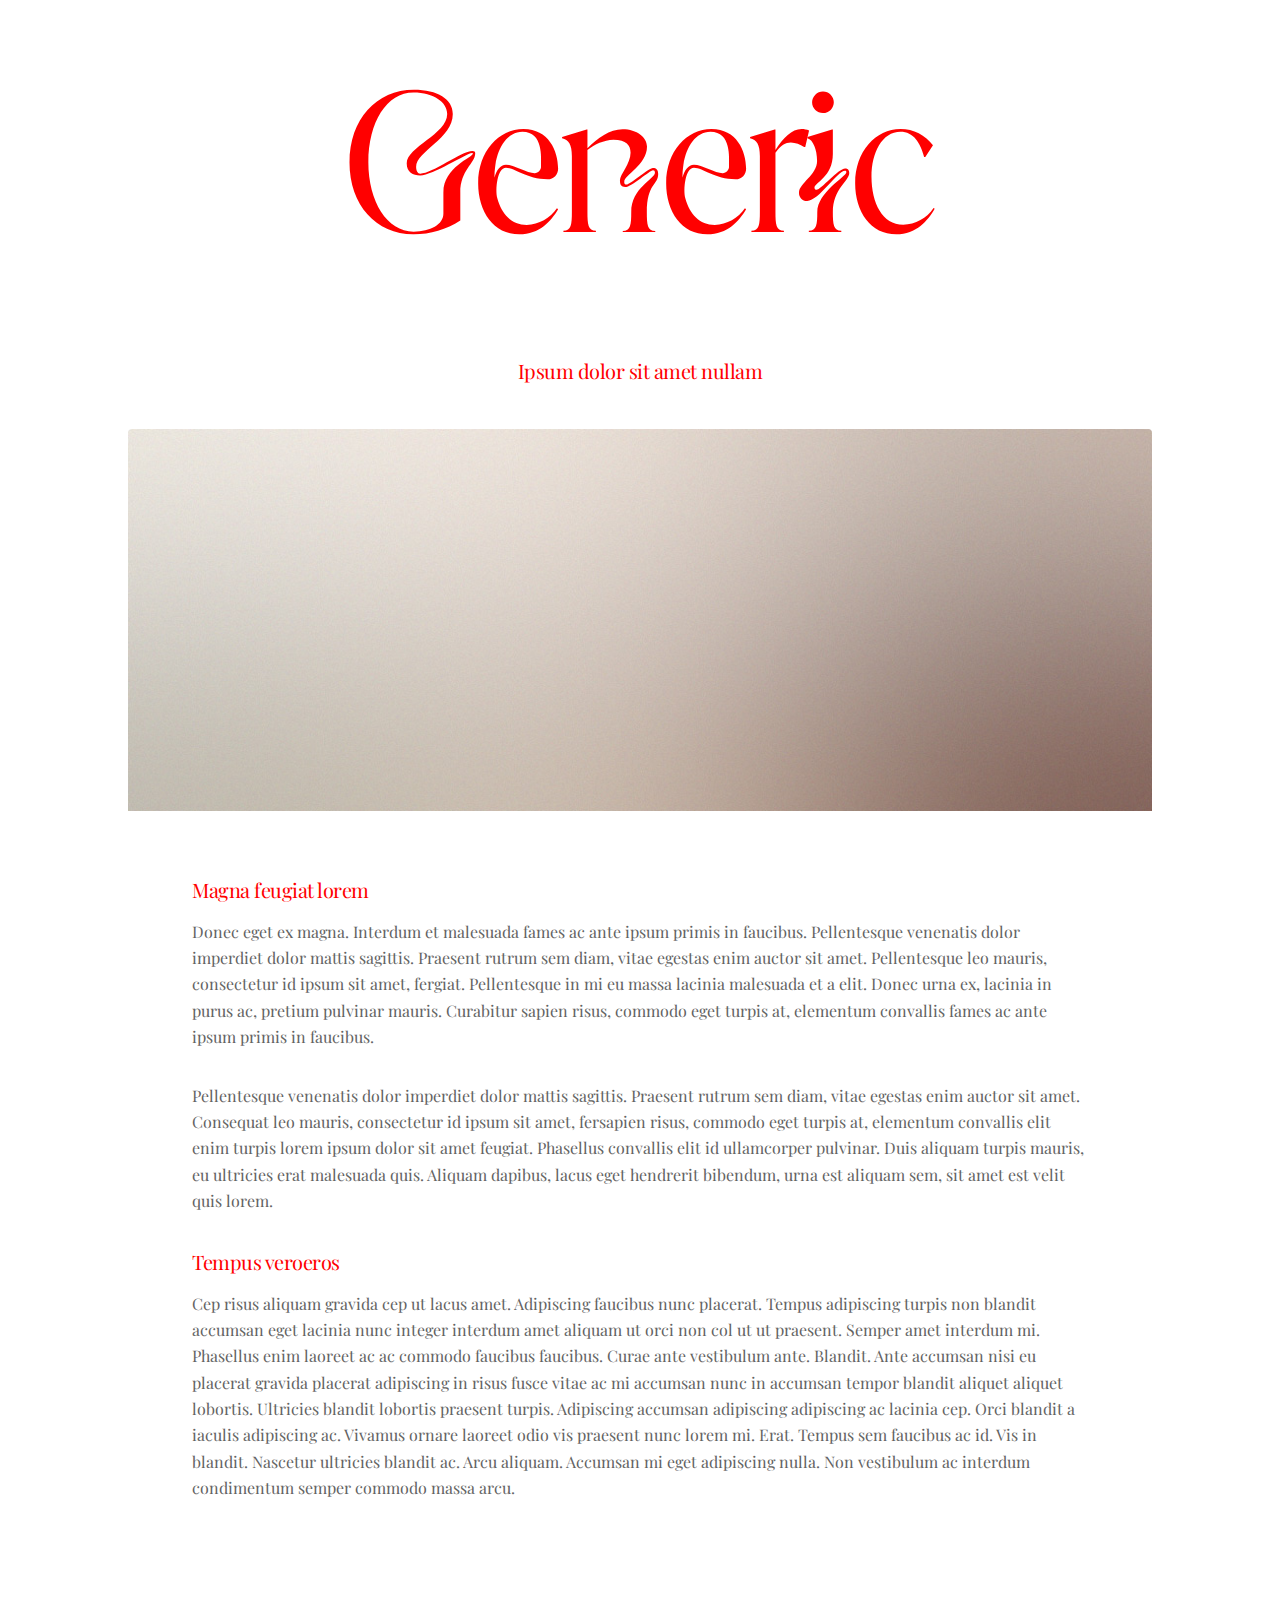
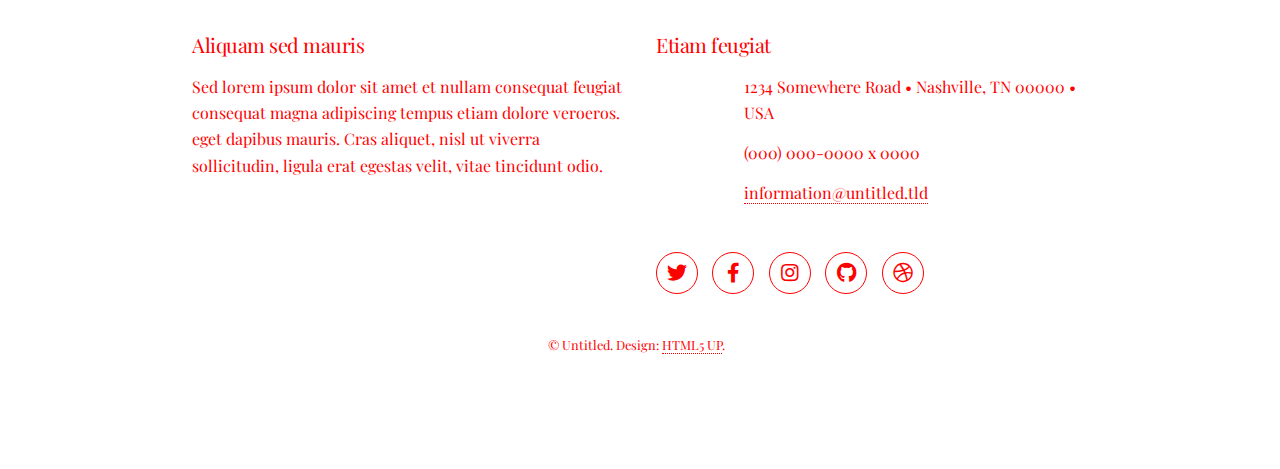
<file: generic.html>
<!DOCTYPE HTML>
<!--
	Stellar by HTML5 UP
	html5up.net | @ajlkn
	Free for personal and commercial use under the CCA 3.0 license (html5up.net/license)
-->
<html>
	<head>
		<title>Generic - Stellar by HTML5 UP</title>
		<meta charset="utf-8" />
		<meta name="viewport" content="width=device-width, initial-scale=1, user-scalable=no" />
		<link rel="stylesheet" href="assets/css/main.css" />
		<noscript><link rel="stylesheet" href="assets/css/noscript.css" /></noscript>
	</head>
	<body class="is-preload">

		<!-- Wrapper -->
			<div id="wrapper">

				<!-- Header -->
					<header id="header">
						<h1>Generic</h1>
						<p>Ipsum dolor sit amet nullam</p>
					</header>

				<!-- Main -->
					<div id="main">

						<!-- Content -->
							<section id="content" class="main">
								<span class="image main"><img src="images/pic04.jpg" alt="" /></span>
								<h2>Magna feugiat lorem</h2>
								<p>Donec eget ex magna. Interdum et malesuada fames ac ante ipsum primis in faucibus. Pellentesque venenatis dolor imperdiet dolor mattis sagittis. Praesent rutrum sem diam, vitae egestas enim auctor sit amet. Pellentesque leo mauris, consectetur id ipsum sit amet, fergiat. Pellentesque in mi eu massa lacinia malesuada et a elit. Donec urna ex, lacinia in purus ac, pretium pulvinar mauris. Curabitur sapien risus, commodo eget turpis at, elementum convallis fames ac ante ipsum primis in faucibus.</p>
								<p>Pellentesque venenatis dolor imperdiet dolor mattis sagittis. Praesent rutrum sem diam, vitae egestas enim auctor sit amet. Consequat leo mauris, consectetur id ipsum sit amet, fersapien risus, commodo eget turpis at, elementum convallis elit enim turpis lorem ipsum dolor sit amet feugiat. Phasellus convallis elit id ullamcorper pulvinar. Duis aliquam turpis mauris, eu ultricies erat malesuada quis. Aliquam dapibus, lacus eget hendrerit bibendum, urna est aliquam sem, sit amet est velit quis lorem.</p>
								<h2>Tempus veroeros</h2>
								<p>Cep risus aliquam gravida cep ut lacus amet. Adipiscing faucibus nunc placerat. Tempus adipiscing turpis non blandit accumsan eget lacinia nunc integer interdum amet aliquam ut orci non col ut ut praesent. Semper amet interdum mi. Phasellus enim laoreet ac ac commodo faucibus faucibus. Curae ante vestibulum ante. Blandit. Ante accumsan nisi eu placerat gravida placerat adipiscing in risus fusce vitae ac mi accumsan nunc in accumsan tempor blandit aliquet aliquet lobortis. Ultricies blandit lobortis praesent turpis. Adipiscing accumsan adipiscing adipiscing ac lacinia cep. Orci blandit a iaculis adipiscing ac. Vivamus ornare laoreet odio vis praesent nunc lorem mi. Erat. Tempus sem faucibus ac id. Vis in blandit. Nascetur ultricies blandit ac. Arcu aliquam. Accumsan mi eget adipiscing nulla. Non vestibulum ac interdum condimentum semper commodo massa arcu.</p>
							</section>

					</div>

				<!-- Footer -->
					<footer id="footer">
						<section>
							<h2>Aliquam sed mauris</h2>
							<p>Sed lorem ipsum dolor sit amet et nullam consequat feugiat consequat magna adipiscing tempus etiam dolore veroeros. eget dapibus mauris. Cras aliquet, nisl ut viverra sollicitudin, ligula erat egestas velit, vitae tincidunt odio.</p>
							<ul class="actions">
								<li><a href="#" class="button">Learn More</a></li>
							</ul>
						</section>
						<section>
							<h2>Etiam feugiat</h2>
							<dl class="alt">
								<dt>Address</dt>
								<dd>1234 Somewhere Road &bull; Nashville, TN 00000 &bull; USA</dd>
								<dt>Phone</dt>
								<dd>(000) 000-0000 x 0000</dd>
								<dt>Email</dt>
								<dd><a href="#">information@untitled.tld</a></dd>
							</dl>
							<ul class="icons">
								<li><a href="#" class="icon brands fa-twitter alt"><span class="label">Twitter</span></a></li>
								<li><a href="#" class="icon brands fa-facebook-f alt"><span class="label">Facebook</span></a></li>
								<li><a href="#" class="icon brands fa-instagram alt"><span class="label">Instagram</span></a></li>
								<li><a href="#" class="icon brands fa-github alt"><span class="label">GitHub</span></a></li>
								<li><a href="#" class="icon brands fa-dribbble alt"><span class="label">Dribbble</span></a></li>
							</ul>
						</section>
						<p class="copyright">&copy; Untitled. Design: <a href="https://html5up.net">HTML5 UP</a>.</p>
					</footer>

			</div>

		<!-- Scripts -->
			<script src="assets/js/jquery.min.js"></script>
			<script src="assets/js/jquery.scrollex.min.js"></script>
			<script src="assets/js/jquery.scrolly.min.js"></script>
			<script src="assets/js/browser.min.js"></script>
			<script src="assets/js/breakpoints.min.js"></script>
			<script src="assets/js/util.js"></script>
			<script src="assets/js/main.js"></script>

	</body>
</html>
</file>
<file: assets/css/noscript.css>
/*
	Stellar by HTML5 UP
	html5up.net | @ajlkn
	Free for personal and commercial use under the CCA 3.0 license (html5up.net/license)
*/

/* Header */

	body.is-preload #header.alt > * {
		opacity: 1;
	}

	body.is-preload #header.alt .logo {
		-moz-transform: none;
		-webkit-transform: none;
		-ms-transform: none;
		transform: none;
	}
</file>
<file: assets/css/pictureformat.css>
.row {
    display: flex;
  }
  
  .column {
    flex: 33.33%;
    padding: 5px;
  }

  .center {
  display: block;
  margin-left: auto;
  margin-right: auto;
  width: 50%;
}

  /* Responsive layout - makes the three columns stack on top of each other instead of next to each other */
@media screen and (max-width: 500px) {
    .column {
      width: 100%;
    }
  }
</file>
<file: assets/css/main.css>
@import url(fontawesome-all.min.css);
@import 'https://fonts.googleapis.com/css?family=Source+Sans+Pro:300,400';
@import "https://fonts.googleapis.com/css?family=Playfair+Display";

@font-face {
	font-family: 'Zighead';
	src: url('/assets/font/Zighead.otf');
  }

  @font-face {
	font-family: 'Romantic';
	src: url('/assets/romantic/ROMANTIC.TTF');
  }

  .marquee {
	margin: 30px auto;
	white-space: nowrap;
	overflow: hidden;
	position: static;
  }
  
  .marquee span {
	display: inline-block;
	padding-left: 100%;
	animation: marquee 50s linear infinite;
  }
  
  .marquee2 span {
	animation-delay: 2.5s;
  }
  
  @keyframes marquee {
	0% {
	  transform: translate(0, 0);
	}
	100% {
	  transform: translate(-100%, 0);
	}
  }
  
/*
	Stellar by HTML5 UP
	html5up.net | @ajlkn
	Free for personal and commercial use under the CCA 3.0 license (html5up.net/license)
*/

#tagline {
	margin: 10px;
	padding: 100x;
	border: 0;
	font-size: 100%;
	text-align: left;
	color: red;
	font-family: "Playfair Display";
	font-size: 20pt;
	font-weight: 300;
}





html, body, div, span, applet, object,
iframe, h1, h2, h3, h4, h5, h6, p, blockquote,
pre, a, abbr, acronym, address, big, cite,
code, del, dfn, em, img, ins, kbd, q, s, samp,
small, strike, strong, sub, sup, tt, var, b,
u, i, center, dl, dt, dd, ol, ul, li, fieldset,
form, label, legend, table, caption, tbody,
tfoot, thead, tr, th, td, article, aside,
canvas, details, embed, figure, figcaption,
footer, header, hgroup, menu, nav, output, ruby,
section, summary, time, mark, audio, video{
	margin: 0;
	padding: 0;
	border: 0;
	font-size: 100%;
	font: inherit;
	vertical-align: baseline;}

article, aside, details, figcaption, figure,
footer, header, hgroup, menu, nav, section {
	display: block;}

body {
	line-height: 1;
}

ol, ul {
	list-style: none;
}

blockquote, q {
	quotes: none;
}

	blockquote:before, blockquote:after, q:before, q:after {
		content: '';
		content: none;
	}

table {
	border-collapse: collapse;
	border-spacing: 0;
}

body {
	-webkit-text-size-adjust: none;
}

mark {
	background-color: transparent;
	color: red;
}

input::-moz-focus-inner {
	border: 0;
	padding: 0;
}

input, select, textarea {
	-moz-appearance: none;
	-webkit-appearance: none;
	-ms-appearance: none;
	appearance: none;
}

/* Basic */

	@-ms-viewport {
		width: device-width;
	}

	body {
		-ms-overflow-style: scrollbar;
	}

	@media screen and (max-width: 480px) {

		html, body {
			min-width: 320px;
		}

	}

	html {
		box-sizing: border-box;
	}

	*, *:before, *:after {
		box-sizing: inherit;
	}

	body {
		background-color: black;

	}

		body.is-preload *, body.is-preload *:before, body.is-preload *:after {
			-moz-animation: none !important;
			-webkit-animation: none !important;
			-ms-animation: none !important;
			animation: none !important;
			-moz-transition: none !important;
			-webkit-transition: none !important;
			-ms-transition: none !important;
			transition: none !important;
		}

/* Type */

	body {
		background-color: white;
		color: red;
	}

	body, input, select, textarea {
		color: red;
		font-family: "Playfair Display";
		font-size: 17pt;
		font-weight: 300;
		line-height: 1.65;
	}

		@media screen and (max-width: 1680px) {

			body, input, select, textarea {
				color: red;
				font-size: 14pt;
			}

		}

		@media screen and (max-width: 1280px) {

			body, input, select, textarea {
				color: red;
				font-size: 12pt;
			}

		}

		@media screen and (max-width: 360px) {

			body, input, select, textarea {
				color: red;
				font-size: 11pt;
			}

		}

	a {
		-moz-transition: color 0.2s ease, border-bottom 0.2s ease;
		-webkit-transition: color 0.2s ease, border-bottom 0.2s ease;
		-ms-transition: color 0.2s ease, border-bottom 0.2s ease;
		transition: color 0.2s ease, border-bottom 0.2s ease;
		text-decoration: none;
		border-bottom: dotted 1px;
		color: inherit;
	}

		a:hover {
			border-bottom-color: transparent;
		}

	strong, b {
		font-weight: 400;
	}

	em, i {
		font-style: italic;
	}

	p {
		margin: 0 0 2em 0;
	}

		p.content {
			-moz-columns: 20em 2;
			-webkit-columns: 20em 2;
			-ms-columns: 20em 2;
			columns: 20em 2;
			-moz-column-gap: 2em;
			-webkit-column-gap: 2em;
			-ms-column-gap: 2em;
			column-gap: 2em;
			text-align: justify;
		}

	h1, h2, h3, h4, h5, h6 {
		color: red;
		font-weight: 300;
		line-height: 1.5;
		margin: 0 0 0.7em 0;
		letter-spacing: -0.025em;
	}

		h1 a, h2 a, h3 a, h4 a, h5 a, h6 a {
			color: red;
			text-decoration: none;
		}

	h1 {
		color: red;
		font-family: 'Zighead';
		font-size: 200px;
		line-height: 1.2;
	}

	h2 {
		font-size: 20px;
		color: red;
	}

	h3 {
		font-size: 1.25em;
	}

	h4 {
		font-size: 1.1em;
	}

	h5 {
		font-size: 0.9em;
	}

	h6 {
		font-size: 0.7em;
	}

	@media screen and (max-width: 736px) {

		h1 {
			color: red;
			font-size: 2em;
		}

	}

	sub {
		font-size: 0.8em;
		position: relative;
		top: 0.5em;
	}

	sup {
		font-size: 0.8em;
		position: relative;
		top: -0.5em;
	}

	blockquote {
		border-left: solid 4px;
		font-style: italic;
		margin: 0 0 2em 0;
		padding: 0.5em 0 0.5em 2em;
	}

	code {
		border-radius: 8px;
		border: solid 1px;
		font-family: "Playfair Display";
		font-size: 0.9em;
		margin: 0 0.25em;
		padding: 0.25em 0.65em;
	}

	pre {
		-webkit-overflow-scrolling: touch;
		font-family: "Courier New", monospace;
		font-size: 0.9em;
		margin: 0 0 2em 0;
	}

		pre code {
			display: block;
			line-height: 1.75;
			padding: 1em 1.5em;
			overflow-x: auto;
		}

	hr {
		border: 0;
		border-bottom: solid 1px;
		margin: 2em 0;
	}

		hr.major {
			margin: 3em 0;
		}

	.align-left {
		text-align: left;
	}

	.align-center {
		text-align: center;
	}

	.align-right {
		text-align: right;
	}

	input, select, textarea {
		color: red;
	}

	a:hover {
		color: #bfff52;
	}

	strong, b {
		color: red;
	}

	h1, h2, h3, h4, h5, h6 {
		color: red;
	}

	blockquote {
		border-left-color: red;
	}

	code {
		background: rgba(255, 255, 255, 0.075);
		border-color: rgba(255, 255, 255, 0.35);
	}

	hr {
		border-bottom-color: rgba(255, 255, 255, 0.35);
	}

/* Row */

	.row {
		display: flex;
		flex-wrap: wrap;
		box-sizing: border-box;
		align-items: stretch;
	}

		.row > * {
			box-sizing: border-box;
		}

		.row.gtr-uniform > * > :last-child {
			margin-bottom: 0;
		}

		.row.aln-left {
			justify-content: flex-start;
		}

		.row.aln-center {
			justify-content: center;
		}

		.row.aln-right {
			justify-content: flex-end;
		}

		.row.aln-top {
			align-items: flex-start;
		}

		.row.aln-middle {
			align-items: center;
		}

		.row.aln-bottom {
			align-items: flex-end;
		}

		.row > .imp {
			order: -1;
		}

		.row > .col-1 {
			width: 8.33333%;
		}

		.row > .off-1 {
			margin-left: 8.33333%;
		}

		.row > .col-2 {
			width: 16.66667%;
		}

		.row > .off-2 {
			margin-left: 16.66667%;
		}

		.row > .col-3 {
			width: 25%;
		}

		.row > .off-3 {
			margin-left: 25%;
		}

		.row > .col-4 {
			width: 33.33333%;
		}

		.row > .off-4 {
			margin-left: 33.33333%;
		}

		.row > .col-5 {
			width: 41.66667%;
		}

		.row > .off-5 {
			margin-left: 41.66667%;
		}

		.row > .col-6 {
			width: 50%;
		}

		.row > .off-6 {
			margin-left: 50%;
		}

		.row > .col-7 {
			width: 58.33333%;
		}

		.row > .off-7 {
			margin-left: 58.33333%;
		}

		.row > .col-8 {
			width: 66.66667%;
		}

		.row > .off-8 {
			margin-left: 66.66667%;
		}

		.row > .col-9 {
			width: 75%;
		}

		.row > .off-9 {
			margin-left: 75%;
		}

		.row > .col-10 {
			width: 83.33333%;
		}

		.row > .off-10 {
			margin-left: 83.33333%;
		}

		.row > .col-11 {
			width: 91.66667%;
		}

		.row > .off-11 {
			margin-left: 91.66667%;
		}

		.row > .col-12 {
			width: 100%;
		}

		.row > .off-12 {
			margin-left: 100%;
		}

		.row.gtr-0 {
			margin-top: 0;
			margin-left: 0em;
		}

			.row.gtr-0 > * {
				padding: 0 0 0 0em;
			}

			.row.gtr-0.gtr-uniform {
				margin-top: 0em;
			}

				.row.gtr-0.gtr-uniform > * {
					padding-top: 0em;
				}

		.row.gtr-25 {
			margin-top: 0;
			margin-left: -0.375em;
		}

			.row.gtr-25 > * {
				padding: 0 0 0 0.375em;
			}

			.row.gtr-25.gtr-uniform {
				margin-top: -0.375em;
			}

				.row.gtr-25.gtr-uniform > * {
					padding-top: 0.375em;
				}

		.row.gtr-50 {
			margin-top: 0;
			margin-left: -0.75em;
		}

			.row.gtr-50 > * {
				padding: 0 0 0 0.75em;
			}

			.row.gtr-50.gtr-uniform {
				margin-top: -0.75em;
			}

				.row.gtr-50.gtr-uniform > * {
					padding-top: 0.75em;
				}

		.row {
			margin-top: 0;
			margin-left: -1.5em;
		}

			.row > * {
				padding: 0 0 0 1.5em;
			}

			.row.gtr-uniform {
				margin-top: -1.5em;
			}

				.row.gtr-uniform > * {
					padding-top: 1.5em;
				}

		.row.gtr-150 {
			margin-top: 0;
			margin-left: -2.25em;
		}

			.row.gtr-150 > * {
				padding: 0 0 0 2.25em;
			}

			.row.gtr-150.gtr-uniform {
				margin-top: -2.25em;
			}

				.row.gtr-150.gtr-uniform > * {
					padding-top: 2.25em;
				}

		.row.gtr-200 {
			margin-top: 0;
			margin-left: -3em;
		}

			.row.gtr-200 > * {
				padding: 0 0 0 3em;
			}

			.row.gtr-200.gtr-uniform {
				margin-top: -3em;
			}

				.row.gtr-200.gtr-uniform > * {
					padding-top: 3em;
				}

		@media screen and (max-width: 1680px) {

			.row {
				display: flex;
				flex-wrap: wrap;
				box-sizing: border-box;
				align-items: stretch;
			}

				.row > * {
					box-sizing: border-box;
				}

				.row.gtr-uniform > * > :last-child {
					margin-bottom: 0;
				}

				.row.aln-left {
					justify-content: flex-start;
				}

				.row.aln-center {
					justify-content: center;
				}

				.row.aln-right {
					justify-content: flex-end;
				}

				.row.aln-top {
					align-items: flex-start;
				}

				.row.aln-middle {
					align-items: center;
				}

				.row.aln-bottom {
					align-items: flex-end;
				}

				.row > .imp-xlarge {
					order: -1;
				}

				.row > .col-1-xlarge {
					width: 8.33333%;
				}

				.row > .off-1-xlarge {
					margin-left: 8.33333%;
				}

				.row > .col-2-xlarge {
					width: 16.66667%;
				}

				.row > .off-2-xlarge {
					margin-left: 16.66667%;
				}

				.row > .col-3-xlarge {
					width: 25%;
				}

				.row > .off-3-xlarge {
					margin-left: 25%;
				}

				.row > .col-4-xlarge {
					width: 33.33333%;
				}

				.row > .off-4-xlarge {
					margin-left: 33.33333%;
				}

				.row > .col-5-xlarge {
					width: 41.66667%;
				}

				.row > .off-5-xlarge {
					margin-left: 41.66667%;
				}

				.row > .col-6-xlarge {
					width: 50%;
				}

				.row > .off-6-xlarge {
					margin-left: 50%;
				}

				.row > .col-7-xlarge {
					width: 58.33333%;
				}

				.row > .off-7-xlarge {
					margin-left: 58.33333%;
				}

				.row > .col-8-xlarge {
					width: 66.66667%;
				}

				.row > .off-8-xlarge {
					margin-left: 66.66667%;
				}

				.row > .col-9-xlarge {
					width: 75%;
				}

				.row > .off-9-xlarge {
					margin-left: 75%;
				}

				.row > .col-10-xlarge {
					width: 83.33333%;
				}

				.row > .off-10-xlarge {
					margin-left: 83.33333%;
				}

				.row > .col-11-xlarge {
					width: 91.66667%;
				}

				.row > .off-11-xlarge {
					margin-left: 91.66667%;
				}

				.row > .col-12-xlarge {
					width: 100%;
				}

				.row > .off-12-xlarge {
					margin-left: 100%;
				}

				.row.gtr-0 {
					margin-top: 0;
					margin-left: 0em;
				}

					.row.gtr-0 > * {
						padding: 0 0 0 0em;
					}

					.row.gtr-0.gtr-uniform {
						margin-top: 0em;
					}

						.row.gtr-0.gtr-uniform > * {
							padding-top: 0em;
						}

				.row.gtr-25 {
					margin-top: 0;
					margin-left: -0.375em;
				}

					.row.gtr-25 > * {
						padding: 0 0 0 0.375em;
					}

					.row.gtr-25.gtr-uniform {
						margin-top: -0.375em;
					}

						.row.gtr-25.gtr-uniform > * {
							padding-top: 0.375em;
						}

				.row.gtr-50 {
					margin-top: 0;
					margin-left: -0.75em;
				}

					.row.gtr-50 > * {
						padding: 0 0 0 0.75em;
					}

					.row.gtr-50.gtr-uniform {
						margin-top: -0.75em;
					}

						.row.gtr-50.gtr-uniform > * {
							padding-top: 0.75em;
						}

				.row {
					margin-top: 0;
					margin-left: -1.5em;
				}

					.row > * {
						padding: 0 0 0 1.5em;
					}

					.row.gtr-uniform {
						margin-top: -1.5em;
					}

						.row.gtr-uniform > * {
							padding-top: 1.5em;
						}

				.row.gtr-150 {
					margin-top: 0;
					margin-left: -2.25em;
				}

					.row.gtr-150 > * {
						padding: 0 0 0 2.25em;
					}

					.row.gtr-150.gtr-uniform {
						margin-top: -2.25em;
					}

						.row.gtr-150.gtr-uniform > * {
							padding-top: 2.25em;
						}

				.row.gtr-200 {
					margin-top: 0;
					margin-left: -3em;
				}

					.row.gtr-200 > * {
						padding: 0 0 0 3em;
					}

					.row.gtr-200.gtr-uniform {
						margin-top: -3em;
					}

						.row.gtr-200.gtr-uniform > * {
							padding-top: 3em;
						}

		}

		@media screen and (max-width: 1280px) {

			.row {
				display: flex;
				flex-wrap: wrap;
				box-sizing: border-box;
				align-items: stretch;
			}

				.row > * {
					box-sizing: border-box;
				}

				.row.gtr-uniform > * > :last-child {
					margin-bottom: 0;
				}

				.row.aln-left {
					justify-content: flex-start;
				}

				.row.aln-center {
					justify-content: center;
				}

				.row.aln-right {
					justify-content: flex-end;
				}

				.row.aln-top {
					align-items: flex-start;
				}

				.row.aln-middle {
					align-items: center;
				}

				.row.aln-bottom {
					align-items: flex-end;
				}

				.row > .imp-large {
					order: -1;
				}

				.row > .col-1-large {
					width: 8.33333%;
				}

				.row > .off-1-large {
					margin-left: 8.33333%;
				}

				.row > .col-2-large {
					width: 16.66667%;
				}

				.row > .off-2-large {
					margin-left: 16.66667%;
				}

				.row > .col-3-large {
					width: 25%;
				}

				.row > .off-3-large {
					margin-left: 25%;
				}

				.row > .col-4-large {
					width: 33.33333%;
				}

				.row > .off-4-large {
					margin-left: 33.33333%;
				}

				.row > .col-5-large {
					width: 41.66667%;
				}

				.row > .off-5-large {
					margin-left: 41.66667%;
				}

				.row > .col-6-large {
					width: 50%;
				}

				.row > .off-6-large {
					margin-left: 50%;
				}

				.row > .col-7-large {
					width: 58.33333%;
				}

				.row > .off-7-large {
					margin-left: 58.33333%;
				}

				.row > .col-8-large {
					width: 66.66667%;
				}

				.row > .off-8-large {
					margin-left: 66.66667%;
				}

				.row > .col-9-large {
					width: 75%;
				}

				.row > .off-9-large {
					margin-left: 75%;
				}

				.row > .col-10-large {
					width: 83.33333%;
				}

				.row > .off-10-large {
					margin-left: 83.33333%;
				}

				.row > .col-11-large {
					width: 91.66667%;
				}

				.row > .off-11-large {
					margin-left: 91.66667%;
				}

				.row > .col-12-large {
					width: 100%;
				}

				.row > .off-12-large {
					margin-left: 100%;
				}

				.row.gtr-0 {
					margin-top: 0;
					margin-left: 0em;
				}

					.row.gtr-0 > * {
						padding: 0 0 0 0em;
					}

					.row.gtr-0.gtr-uniform {
						margin-top: 0em;
					}

						.row.gtr-0.gtr-uniform > * {
							padding-top: 0em;
						}

				.row.gtr-25 {
					margin-top: 0;
					margin-left: -0.375em;
				}

					.row.gtr-25 > * {
						padding: 0 0 0 0.375em;
					}

					.row.gtr-25.gtr-uniform {
						margin-top: -0.375em;
					}

						.row.gtr-25.gtr-uniform > * {
							padding-top: 0.375em;
						}

				.row.gtr-50 {
					margin-top: 0;
					margin-left: -0.75em;
				}

					.row.gtr-50 > * {
						padding: 0 0 0 0.75em;
					}

					.row.gtr-50.gtr-uniform {
						margin-top: -0.75em;
					}

						.row.gtr-50.gtr-uniform > * {
							padding-top: 0.75em;
						}

				.row {
					margin-top: 0;
					margin-left: -1.5em;
				}

					.row > * {
						padding: 0 0 0 1.5em;
					}

					.row.gtr-uniform {
						margin-top: -1.5em;
					}

						.row.gtr-uniform > * {
							padding-top: 1.5em;
						}

				.row.gtr-150 {
					margin-top: 0;
					margin-left: -2.25em;
				}

					.row.gtr-150 > * {
						padding: 0 0 0 2.25em;
					}

					.row.gtr-150.gtr-uniform {
						margin-top: -2.25em;
					}

						.row.gtr-150.gtr-uniform > * {
							padding-top: 2.25em;
						}

				.row.gtr-200 {
					margin-top: 0;
					margin-left: -3em;
				}

					.row.gtr-200 > * {
						padding: 0 0 0 3em;
					}

					.row.gtr-200.gtr-uniform {
						margin-top: -3em;
					}

						.row.gtr-200.gtr-uniform > * {
							padding-top: 3em;
						}

		}

		@media screen and (max-width: 980px) {

			.row {
				display: flex;
				flex-wrap: wrap;
				box-sizing: border-box;
				align-items: stretch;
			}

				.row > * {
					box-sizing: border-box;
				}

				.row.gtr-uniform > * > :last-child {
					margin-bottom: 0;
				}

				.row.aln-left {
					justify-content: flex-start;
				}

				.row.aln-center {
					justify-content: center;
				}

				.row.aln-right {
					justify-content: flex-end;
				}

				.row.aln-top {
					align-items: flex-start;
				}

				.row.aln-middle {
					align-items: center;
				}

				.row.aln-bottom {
					align-items: flex-end;
				}

				.row > .imp-medium {
					order: -1;
				}

				.row > .col-1-medium {
					width: 8.33333%;
				}

				.row > .off-1-medium {
					margin-left: 8.33333%;
				}

				.row > .col-2-medium {
					width: 16.66667%;
				}

				.row > .off-2-medium {
					margin-left: 16.66667%;
				}

				.row > .col-3-medium {
					width: 25%;
				}

				.row > .off-3-medium {
					margin-left: 25%;
				}

				.row > .col-4-medium {
					width: 33.33333%;
				}

				.row > .off-4-medium {
					margin-left: 33.33333%;
				}

				.row > .col-5-medium {
					width: 41.66667%;
				}

				.row > .off-5-medium {
					margin-left: 41.66667%;
				}

				.row > .col-6-medium {
					width: 50%;
				}

				.row > .off-6-medium {
					margin-left: 50%;
				}

				.row > .col-7-medium {
					width: 58.33333%;
				}

				.row > .off-7-medium {
					margin-left: 58.33333%;
				}

				.row > .col-8-medium {
					width: 66.66667%;
				}

				.row > .off-8-medium {
					margin-left: 66.66667%;
				}

				.row > .col-9-medium {
					width: 75%;
				}

				.row > .off-9-medium {
					margin-left: 75%;
				}

				.row > .col-10-medium {
					width: 83.33333%;
				}

				.row > .off-10-medium {
					margin-left: 83.33333%;
				}

				.row > .col-11-medium {
					width: 91.66667%;
				}

				.row > .off-11-medium {
					margin-left: 91.66667%;
				}

				.row > .col-12-medium {
					width: 100%;
				}

				.row > .off-12-medium {
					margin-left: 100%;
				}

				.row.gtr-0 {
					margin-top: 0;
					margin-left: 0em;
				}

					.row.gtr-0 > * {
						padding: 0 0 0 0em;
					}

					.row.gtr-0.gtr-uniform {
						margin-top: 0em;
					}

						.row.gtr-0.gtr-uniform > * {
							padding-top: 0em;
						}

				.row.gtr-25 {
					margin-top: 0;
					margin-left: -0.375em;
				}

					.row.gtr-25 > * {
						padding: 0 0 0 0.375em;
					}

					.row.gtr-25.gtr-uniform {
						margin-top: -0.375em;
					}

						.row.gtr-25.gtr-uniform > * {
							padding-top: 0.375em;
						}

				.row.gtr-50 {
					margin-top: 0;
					margin-left: -0.75em;
				}

					.row.gtr-50 > * {
						padding: 0 0 0 0.75em;
					}

					.row.gtr-50.gtr-uniform {
						margin-top: -0.75em;
					}

						.row.gtr-50.gtr-uniform > * {
							padding-top: 0.75em;
						}

				.row {
					margin-top: 0;
					margin-left: -1.5em;
				}

					.row > * {
						padding: 0 0 0 1.5em;
					}

					.row.gtr-uniform {
						margin-top: -1.5em;
					}

						.row.gtr-uniform > * {
							padding-top: 1.5em;
						}

				.row.gtr-150 {
					margin-top: 0;
					margin-left: -2.25em;
				}

					.row.gtr-150 > * {
						padding: 0 0 0 2.25em;
					}

					.row.gtr-150.gtr-uniform {
						margin-top: -2.25em;
					}

						.row.gtr-150.gtr-uniform > * {
							padding-top: 2.25em;
						}

				.row.gtr-200 {
					margin-top: 0;
					margin-left: -3em;
				}

					.row.gtr-200 > * {
						padding: 0 0 0 3em;
					}

					.row.gtr-200.gtr-uniform {
						margin-top: -3em;
					}

						.row.gtr-200.gtr-uniform > * {
							padding-top: 3em;
						}

		}

		@media screen and (max-width: 736px) {

			.row {
				display: flex;
				flex-wrap: wrap;
				box-sizing: border-box;
				align-items: stretch;
			}

				.row > * {
					box-sizing: border-box;
				}

				.row.gtr-uniform > * > :last-child {
					margin-bottom: 0;
				}

				.row.aln-left {
					justify-content: flex-start;
				}

				.row.aln-center {
					justify-content: center;
				}

				.row.aln-right {
					justify-content: flex-end;
				}

				.row.aln-top {
					align-items: flex-start;
				}

				.row.aln-middle {
					align-items: center;
				}

				.row.aln-bottom {
					align-items: flex-end;
				}

				.row > .imp-small {
					order: -1;
				}

				.row > .col-1-small {
					width: 8.33333%;
				}

				.row > .off-1-small {
					margin-left: 8.33333%;
				}

				.row > .col-2-small {
					width: 16.66667%;
				}

				.row > .off-2-small {
					margin-left: 16.66667%;
				}

				.row > .col-3-small {
					width: 25%;
				}

				.row > .off-3-small {
					margin-left: 25%;
				}

				.row > .col-4-small {
					width: 33.33333%;
				}

				.row > .off-4-small {
					margin-left: 33.33333%;
				}

				.row > .col-5-small {
					width: 41.66667%;
				}

				.row > .off-5-small {
					margin-left: 41.66667%;
				}

				.row > .col-6-small {
					width: 50%;
				}

				.row > .off-6-small {
					margin-left: 50%;
				}

				.row > .col-7-small {
					width: 58.33333%;
				}

				.row > .off-7-small {
					margin-left: 58.33333%;
				}

				.row > .col-8-small {
					width: 66.66667%;
				}

				.row > .off-8-small {
					margin-left: 66.66667%;
				}

				.row > .col-9-small {
					width: 75%;
				}

				.row > .off-9-small {
					margin-left: 75%;
				}

				.row > .col-10-small {
					width: 83.33333%;
				}

				.row > .off-10-small {
					margin-left: 83.33333%;
				}

				.row > .col-11-small {
					width: 91.66667%;
				}

				.row > .off-11-small {
					margin-left: 91.66667%;
				}

				.row > .col-12-small {
					width: 100%;
				}

				.row > .off-12-small {
					margin-left: 100%;
				}

				.row.gtr-0 {
					margin-top: 0;
					margin-left: 0em;
				}

					.row.gtr-0 > * {
						padding: 0 0 0 0em;
					}

					.row.gtr-0.gtr-uniform {
						margin-top: 0em;
					}

						.row.gtr-0.gtr-uniform > * {
							padding-top: 0em;
						}

				.row.gtr-25 {
					margin-top: 0;
					margin-left: -0.25em;
				}

					.row.gtr-25 > * {
						padding: 0 0 0 0.25em;
					}

					.row.gtr-25.gtr-uniform {
						margin-top: -0.25em;
					}

						.row.gtr-25.gtr-uniform > * {
							padding-top: 0.25em;
						}

				.row.gtr-50 {
					margin-top: 0;
					margin-left: -0.5em;
				}

					.row.gtr-50 > * {
						padding: 0 0 0 0.5em;
					}

					.row.gtr-50.gtr-uniform {
						margin-top: -0.5em;
					}

						.row.gtr-50.gtr-uniform > * {
							padding-top: 0.5em;
						}

				.row {
					margin-top: 0;
					margin-left: -1em;
				}

					.row > * {
						padding: 0 0 0 1em;
					}

					.row.gtr-uniform {
						margin-top: -1em;
					}

						.row.gtr-uniform > * {
							padding-top: 1em;
						}

				.row.gtr-150 {
					margin-top: 0;
					margin-left: -1.5em;
				}

					.row.gtr-150 > * {
						padding: 0 0 0 1.5em;
					}

					.row.gtr-150.gtr-uniform {
						margin-top: -1.5em;
					}

						.row.gtr-150.gtr-uniform > * {
							padding-top: 1.5em;
						}

				.row.gtr-200 {
					margin-top: 0;
					margin-left: -2em;
				}

					.row.gtr-200 > * {
						padding: 0 0 0 2em;
					}

					.row.gtr-200.gtr-uniform {
						margin-top: -2em;
					}

						.row.gtr-200.gtr-uniform > * {
							padding-top: 2em;
						}

		}

		@media screen and (max-width: 480px) {

			.row {
				display: flex;
				flex-wrap: wrap;
				box-sizing: border-box;
				align-items: stretch;
			}

				.row > * {
					box-sizing: border-box;
				}

				.row.gtr-uniform > * > :last-child {
					margin-bottom: 0;
				}

				.row.aln-left {
					justify-content: flex-start;
				}

				.row.aln-center {
					justify-content: center;
				}

				.row.aln-right {
					justify-content: flex-end;
				}

				.row.aln-top {
					align-items: flex-start;
				}

				.row.aln-middle {
					align-items: center;
				}

				.row.aln-bottom {
					align-items: flex-end;
				}

				.row > .imp-xsmall {
					order: -1;
				}

				.row > .col-1-xsmall {
					width: 8.33333%;
				}

				.row > .off-1-xsmall {
					margin-left: 8.33333%;
				}

				.row > .col-2-xsmall {
					width: 16.66667%;
				}

				.row > .off-2-xsmall {
					margin-left: 16.66667%;
				}

				.row > .col-3-xsmall {
					width: 25%;
				}

				.row > .off-3-xsmall {
					margin-left: 25%;
				}

				.row > .col-4-xsmall {
					width: 33.33333%;
				}

				.row > .off-4-xsmall {
					margin-left: 33.33333%;
				}

				.row > .col-5-xsmall {
					width: 41.66667%;
				}

				.row > .off-5-xsmall {
					margin-left: 41.66667%;
				}

				.row > .col-6-xsmall {
					width: 50%;
				}

				.row > .off-6-xsmall {
					margin-left: 50%;
				}

				.row > .col-7-xsmall {
					width: 58.33333%;
				}

				.row > .off-7-xsmall {
					margin-left: 58.33333%;
				}

				.row > .col-8-xsmall {
					width: 66.66667%;
				}

				.row > .off-8-xsmall {
					margin-left: 66.66667%;
				}

				.row > .col-9-xsmall {
					width: 75%;
				}

				.row > .off-9-xsmall {
					margin-left: 75%;
				}

				.row > .col-10-xsmall {
					width: 83.33333%;
				}

				.row > .off-10-xsmall {
					margin-left: 83.33333%;
				}

				.row > .col-11-xsmall {
					width: 91.66667%;
				}

				.row > .off-11-xsmall {
					margin-left: 91.66667%;
				}

				.row > .col-12-xsmall {
					width: 100%;
				}

				.row > .off-12-xsmall {
					margin-left: 100%;
				}

				.row.gtr-0 {
					margin-top: 0;
					margin-left: 0em;
				}

					.row.gtr-0 > * {
						padding: 0 0 0 0em;
					}

					.row.gtr-0.gtr-uniform {
						margin-top: 0em;
					}

						.row.gtr-0.gtr-uniform > * {
							padding-top: 0em;
						}

				.row.gtr-25 {
					margin-top: 0;
					margin-left: -0.3125em;
				}

					.row.gtr-25 > * {
						padding: 0 0 0 0.3125em;
					}

					.row.gtr-25.gtr-uniform {
						margin-top: -0.3125em;
					}

						.row.gtr-25.gtr-uniform > * {
							padding-top: 0.3125em;
						}

				.row.gtr-50 {
					margin-top: 0;
					margin-left: -0.625em;
				}

					.row.gtr-50 > * {
						padding: 0 0 0 0.625em;
					}

					.row.gtr-50.gtr-uniform {
						margin-top: -0.625em;
					}

						.row.gtr-50.gtr-uniform > * {
							padding-top: 0.625em;
						}

				.row {
					margin-top: 0;
					margin-left: -1.25em;
				}

					.row > * {
						padding: 0 0 0 1.25em;
					}

					.row.gtr-uniform {
						margin-top: -1.25em;
					}

						.row.gtr-uniform > * {
							padding-top: 1.25em;
						}

				.row.gtr-150 {
					margin-top: 0;
					margin-left: -1.875em;
				}

					.row.gtr-150 > * {
						padding: 0 0 0 1.875em;
					}

					.row.gtr-150.gtr-uniform {
						margin-top: -1.875em;
					}

						.row.gtr-150.gtr-uniform > * {
							padding-top: 1.875em;
						}

				.row.gtr-200 {
					margin-top: 0;
					margin-left: -2.5em;
				}

					.row.gtr-200 > * {
						padding: 0 0 0 2.5em;
					}

					.row.gtr-200.gtr-uniform {
						margin-top: -2.5em;
					}

						.row.gtr-200.gtr-uniform > * {
							padding-top: 2.5em;
						}

		}

/* Box */

	.box {
		border-radius: 8px;
		border: solid;
		margin-bottom: 2em;
		padding: 1.5em;
	}

		.box > :last-child,
		.box > :last-child > :last-child,
		.box > :last-child > :last-child > :last-child {
			margin-bottom: 0;
		}

		.box.alt {
			border: 0;
			border-radius: 0;
			padding: 0;
		}

	.box {
		border-color: rgba(255, 255, 255, 0.35);
	}

/* Button */

	input[type="submit"],
	input[type="reset"],
	input[type="button"],
	button,
	.button {
		-moz-appearance: none;
		-webkit-appearance: none;
		-ms-appearance: none;
		appearance: none;
		-moz-transition: background-color 0.2s ease-in-out, color 0.2s ease-in-out;
		-webkit-transition: background-color 0.2s ease-in-out, color 0.2s ease-in-out;
		-ms-transition: background-color 0.2s ease-in-out, color 0.2s ease-in-out;
		transition: background-color 0.2s ease-in-out, color 0.2s ease-in-out;
		border-radius: 8px;
		border: 0;
		cursor: pointer;
		display: inline-block;
		font-weight: 300;
		height: 2.75em;
		line-height: 2.75em;
		min-width: 9.25em;
		padding: 0 1.5em;
		text-align: center;
		text-decoration: none;
		white-space: nowrap;
	}

		input[type="submit"].icon,
		input[type="reset"].icon,
		input[type="button"].icon,
		button.icon,
		.button.icon {
			padding-left: 1.35em;
		}

			input[type="submit"].icon:before,
			input[type="reset"].icon:before,
			input[type="button"].icon:before,
			button.icon:before,
			.button.icon:before {
				margin-right: 0.5em;
			}

		input[type="submit"].fit,
		input[type="reset"].fit,
		input[type="button"].fit,
		button.fit,
		.button.fit {
			width: 100%;
		}

		input[type="submit"].small,
		input[type="reset"].small,
		input[type="button"].small,
		button.small,
		.button.small {
			font-size: 0.8em;
		}

		input[type="submit"].large,
		input[type="reset"].large,
		input[type="button"].large,
		button.large,
		.button.large {
			font-size: 1.35em;
		}

		input[type="submit"].disabled, input[type="submit"]:disabled,
		input[type="reset"].disabled,
		input[type="reset"]:disabled,
		input[type="button"].disabled,
		input[type="button"]:disabled,
		button.disabled,
		button:disabled,
		.button.disabled,
		.button:disabled {
			pointer-events: none;
			opacity: 0.25;
		}

		@media screen and (max-width: 736px) {

			input[type="submit"],
			input[type="reset"],
			input[type="button"],
			button,
			.button {
				min-width: 0;
			}

		}

	input[type="submit"],
	input[type="reset"],
	input[type="button"],
	button,
	.button {
		background-color: transparent;
		box-shadow: inset 0 0 0 1px rgba(255, 255, 255, 0.35);
		color: #ffffff !important;
	}

		input[type="submit"]:hover,
		input[type="reset"]:hover,
		input[type="button"]:hover,
		button:hover,
		.button:hover {
			background-color: rgba(255, 255, 255, 0.075);
		}

		input[type="submit"]:active,
		input[type="reset"]:active,
		input[type="button"]:active,
		button:active,
		.button:active {
			background-color: red;
		}

		input[type="submit"].icon:before,
		input[type="reset"].icon:before,
		input[type="button"].icon:before,
		button.icon:before,
		.button.icon:before {
			color: rgba(255, 255, 255, 0.5);
		}

		input[type="submit"].primary,
		input[type="reset"].primary,
		input[type="button"].primary,
		button.primary,
		.button.primary {
			background-color: #8cc9f0;
			color: #ffffff !important;
			box-shadow: none;
		}

			input[type="submit"].primary:hover,
			input[type="reset"].primary:hover,
			input[type="button"].primary:hover,
			button.primary:hover,
			.button.primary:hover {
				background-color: #9acff2;
			}

			input[type="submit"].primary:active,
			input[type="reset"].primary:active,
			input[type="button"].primary:active,
			button.primary:active,
			.button.primary:active {
				background-color: red;}

			input[type="submit"].primary.icon:before,
			input[type="reset"].primary.icon:before,
			input[type="button"].primary.icon:before,
			button.primary.icon:before,
			.button.primary.icon:before {
				color: red !important;
			}

/* Form */

	form {
		margin: 0 0 2em 0;
	}

	label {
		display: block;
		font-size: 0.9em;
		font-weight: 400;
		margin: 0 0 1em 0;
	}

	input[type="text"],
	input[type="password"],
	input[type="email"],
	select,
	textarea {
		-moz-appearance: none;
		-webkit-appearance: none;
		-ms-appearance: none;
		appearance: none;
		border-radius: 8px;
		border: solid 1px;
		color: inherit;
		display: block;
		outline: 0;
		padding: 0 1em;
		text-decoration: none;
		width: 100%;
	}

		input[type="text"]:invalid,
		input[type="password"]:invalid,
		input[type="email"]:invalid,
		select:invalid,
		textarea:invalid {
			box-shadow: none;
		}

	select {
		background-size: 1.25rem;
		background-repeat: no-repeat;
		background-position: calc(100% - 1rem) center;
		height: 2.75em;
		padding-right: 2.75em;
		text-overflow: ellipsis;
	}

		select:focus::-ms-value {
			background-color: transparent;
		}

		select::-ms-expand {
			display: none;
		}

	input[type="text"],
	input[type="password"],
	input[type="email"],
	select {
		height: 2.75em;
	}

	textarea {
		padding: 0.75em 1em;
	}

	input[type="checkbox"],
	input[type="radio"] {
		-moz-appearance: none;
		-webkit-appearance: none;
		-ms-appearance: none;
		appearance: none;
		display: block;
		float: left;
		margin-right: -2em;
		opacity: 0;
		width: 1em;
		z-index: -1;
	}

		input[type="checkbox"] + label,
		input[type="radio"] + label {
			text-decoration: none;
			cursor: pointer;
			display: inline-block;
			font-size: 1em;
			font-weight: 300;
			padding-left: 2.4em;
			padding-right: 0.75em;
			position: relative;
		}

			input[type="checkbox"] + label:before,
			input[type="radio"] + label:before {
				-moz-osx-font-smoothing: grayscale;
				-webkit-font-smoothing: antialiased;
				display: inline-block;
				font-style: normal;
				font-variant: normal;
				text-rendering: auto;
				line-height: 1;
				text-transform: none !important;
				font-family: 'Font Awesome 5 Free';
				font-weight: 900;
			}

			input[type="checkbox"] + label:before,
			input[type="radio"] + label:before {
				border-radius: 8px;
				border: solid 1px;
				content: '';
				display: inline-block;
				font-size: 0.8em;
				height: 2.0625em;
				left: 0;
				line-height: 2.0625em;
				position: absolute;
				text-align: center;
				top: 0;
				width: 2.0625em;
			}

		input[type="checkbox"]:checked + label:before,
		input[type="radio"]:checked + label:before {
			content: '\f00c';
		}

	input[type="checkbox"] + label:before {
		border-radius: 8px;
	}

	input[type="radio"] + label:before {
		border-radius: 100%;
	}

	::-webkit-input-placeholder {
		opacity: 1.0;
	}

	:-moz-placeholder {
		opacity: 1.0;
	}

	::-moz-placeholder {
		opacity: 1.0;
	}

	:-ms-input-placeholder {
		opacity: 1.0;
	}

	label {
		color: #ffffff;
	}

	input[type="text"],
	input[type="password"],
	input[type="email"],
	select,
	textarea {
		background-color: rgba(255, 255, 255, 0.075);
		border-color: rgba(255, 255, 255, 0.35);
	}

		input[type="text"]:focus,
		input[type="password"]:focus,
		input[type="email"]:focus,
		select:focus,
		textarea:focus {
			border-color: #8cc9f0;
			box-shadow: 0 0 0 1px #8cc9f0;
		}

	select {
		background-image: url("data:image/svg+xml;charset=utf8,%3Csvg xmlns='http://www.w3.org/2000/svg' width='40' height='40' preserveAspectRatio='none' viewBox='0 0 40 40'%3E%3Cpath d='M9.4,12.3l10.4,10.4l10.4-10.4c0.2-0.2,0.5-0.4,0.9-0.4c0.3,0,0.6,0.1,0.9,0.4l3.3,3.3c0.2,0.2,0.4,0.5,0.4,0.9 c0,0.4-0.1,0.6-0.4,0.9L20.7,31.9c-0.2,0.2-0.5,0.4-0.9,0.4c-0.3,0-0.6-0.1-0.9-0.4L4.3,17.3c-0.2-0.2-0.4-0.5-0.4-0.9 c0-0.4,0.1-0.6,0.4-0.9l3.3-3.3c0.2-0.2,0.5-0.4,0.9-0.4S9.1,12.1,9.4,12.3z' fill='rgba(255, 255, 255, 0.35)' /%3E%3C/svg%3E");
	}

		select option {
			color: #ffffff;
			background: #935d8c;
		}

	input[type="checkbox"] + label,
	input[type="radio"] + label {
		color: rgba(255, 255, 255, 0.65);
	}

		input[type="checkbox"] + label:before,
		input[type="radio"] + label:before {
			background: rgba(255, 255, 255, 0.075);
			border-color: rgba(255, 255, 255, 0.35);
		}

	input[type="checkbox"]:checked + label:before,
	input[type="radio"]:checked + label:before {
		background-color: #ffffff;
		border-color: #ffffff;
		color: #935d8c;
	}

	input[type="checkbox"]:focus + label:before,
	input[type="radio"]:focus + label:before {
		border-color: #8cc9f0;
		box-shadow: 0 0 0 1px #8cc9f0;
	}

	::-webkit-input-placeholder {
		color: rgba(255, 255, 255, 0.5) !important;
	}

	:-moz-placeholder {
		color: rgba(255, 255, 255, 0.5) !important;
	}

	::-moz-placeholder {
		color: rgba(255, 255, 255, 0.5) !important;
	}

	:-ms-input-placeholder {
		color: rgba(255, 255, 255, 0.5) !important;
	}

	.formerize-placeholder {
		color: rgba(255, 255, 255, 0.5) !important;
	}

/* Icon */

	.icon {
		text-decoration: none;
		-moz-transition: background-color 0.2s ease-in-out, color 0.2s ease-in-out;
		-webkit-transition: background-color 0.2s ease-in-out, color 0.2s ease-in-out;
		-ms-transition: background-color 0.2s ease-in-out, color 0.2s ease-in-out;
		transition: background-color 0.2s ease-in-out, color 0.2s ease-in-out;
		border-bottom: none;
		position: relative;
	}

		.icon:before {
			-moz-osx-font-smoothing: grayscale;
			-webkit-font-smoothing: antialiased;
			display: inline-block;
			font-style: normal;
			font-variant: normal;
			text-rendering: auto;
			line-height: 1;
			text-transform: none !important;
			font-family: 'Font Awesome 5 Free';
			font-weight: 400;
		}

		.icon > .label {
			display: none;
		}

		.icon:before {
			line-height: solid;
		}

		.icon.solid:before {
			font-weight: 900;
		}

		.icon.brands:before {
			font-family: 'Font Awesome 5 Brands';
		}

		.icon.major {
			border: solid 1px;
			display: inline-block;
			border-radius: 100%;
			padding: 0.65em;
			margin: 0 0 2em 0;
			cursor: default;
		}

			.icon.major:before {
				display: inline-block;
				font-size: 6.25rem;
				width: 2.25em;
				height: 2.25em;
				line-height: 2.2em;
				border-radius: 100%;
				border: solid 1px;
				text-align: center;
			}

		.icon.alt {
			display: inline-block;
			border: solid 1px;
			border-radius: 100%;
		}

			.icon.alt:before {
				display: block;
				font-size: 1.25em;
				width: 2em;
				height: 2em;
				text-align: center;
				line-height: 2em;
			}

		.icon.style1 {
			color: #efa8b0;
		}

		.icon.style2 {
			color: #c79cc8;
		}

		.icon.style3 {
			color: #a89cc8;
		}

		.icon.style4 {
			color: #9bb2e1;
		}

		.icon.style5 {
			color: #8cc9f0;
		}

		@media screen and (max-width: 1680px) {

			.icon.major:before {
				font-size: 5.5rem;
			}

		}

		@media screen and (max-width: 1280px) {

			.icon.major:before {
				font-size: 4.75rem;
			}

		}

		@media screen and (max-width: 736px) {

			.icon.major {
				margin: 0 0 1.5em 0;
				padding: 0.35em;
			}

				.icon.major:before {
					font-size: 3.5rem;
				}

		}

	.icon.major {
		border-color: red;
	}

		.icon.major:before {
			border-color: red;
		}

	.icon.alt {
		border-color: red;
		color: red;
		
	}

		.icon.alt:hover {
			color: rgba(191, 255, 82);
			border-color: rgba(191, 255, 82);
		}

		.icon.alt:active {
			background-color: red;
		}

/* Image */

	.image {
		border-radius: 8px;
		border: 0;
		display: inline-block;
		margin-left: auto;
		margin-right: auto;
		position: center;
	}

		.image img {
			border-radius: 8px;
			display: block;
		}

		.image.left, .image.right {
			max-width: 40%;
		}

			.image.left img, .image.right img {
				width: 100%;
			}

		.image.left {
			float: left;
			margin: 0 1.5em 1em 0;
			top: 0.25em;
		}

		.image.right {
			float: right;
			margin: 0 0 1em 1.5em;
			top: 0.25em;
		}

		.image.fit {
			display: block;
			margin: 0 0 2em 0;
			width: 100%;
		}

			.image.fit img {
				width: 100%;
			}

		.image.main {
			display: block;
			margin: 0 0 3em 0;
			width: 100%;
		}

			.image.main img {
				width: 100%;
			}

/* List */

	ol {
		list-style: decimal;
		margin: 0 0 2em 0;
		padding-left: 1.25em;
	}

		ol li {
			padding-left: 0.25em;
		}

	ul {
		list-style: disc;
		margin: 0 0 2em 0;
		padding-left: 1em;
	}

		ul li {
			padding-left: 0.5em;
		}

		ul.alt {
			list-style: none;
			padding-left: 0;
		}

			ul.alt li {
				border-top: solid 1px;
				padding: 0.5em 0;
			}

				ul.alt li:first-child {
					border-top: 0;
					padding-top: 0;
				}

	dl {
		margin: 0 0 2em 0;
	}

		dl dt {
			display: block;
			font-weight: 400;
			margin: 0 0 1em 0;
		}

		dl dd {
			margin-left: 2em;
		}

		dl.alt dt {
			display: block;
			width: 3em;
			margin: 0;
			clear: left;
			float: left;
		}

		dl.alt dd {
			margin: 0 0 0.85em 5.5em;
		}

		dl.alt:after {
			content: '';
			display: block;
			clear: both;
		}

	ul.alt li {
		border-top-color: rgba(255, 255, 255, 0.35);
	}

	dl dt {
		color: #ffffff;
	}

/* Actions */

	ul.actions {
		display: -moz-flex;
		display: -webkit-flex;
		display: -ms-flex;
		display: flex;
		cursor: default;
		list-style: none;
		margin-left: -1em;
		padding-left: 0;
	}

		ul.actions li {
			padding: 0 0 0 1em;
			vertical-align: middle;
		}

		ul.actions.special {
			-moz-justify-content: center;
			-webkit-justify-content: center;
			-ms-justify-content: center;
			justify-content: center;
			width: 100%;
			margin-left: 0;
		}

			ul.actions.special li:first-child {
				padding-left: 0;
			}

		ul.actions.stacked {
			-moz-flex-direction: column;
			-webkit-flex-direction: column;
			-ms-flex-direction: column;
			flex-direction: column;
			margin-left: 0;
		}

			ul.actions.stacked li {
				padding: 1.3em 0 0 0;
			}

				ul.actions.stacked li:first-child {
					padding-top: 0;
				}

		ul.actions.fit {
			width: calc(100% + 1em);
		}

			ul.actions.fit li {
				-moz-flex-grow: 1;
				-webkit-flex-grow: 1;
				-ms-flex-grow: 1;
				flex-grow: 1;
				-moz-flex-shrink: 1;
				-webkit-flex-shrink: 1;
				-ms-flex-shrink: 1;
				flex-shrink: 1;
				width: 100%;
			}

				ul.actions.fit li > * {
					width: 100%;
				}

			ul.actions.fit.stacked {
				width: 100%;
			}

		@media screen and (max-width: 480px) {

			ul.actions:not(.fixed) {
				-moz-flex-direction: column;
				-webkit-flex-direction: column;
				-ms-flex-direction: column;
				flex-direction: column;
				margin-left: 0;
				width: 100% !important;
			}

				ul.actions:not(.fixed) li {
					-moz-flex-grow: 1;
					-webkit-flex-grow: 1;
					-ms-flex-grow: 1;
					flex-grow: 1;
					-moz-flex-shrink: 1;
					-webkit-flex-shrink: 1;
					-ms-flex-shrink: 1;
					flex-shrink: 1;
					padding: 1em 0 0 0;
					text-align: center;
					width: 100%;
				}

					ul.actions:not(.fixed) li > * {
						width: 100%;
					}

					ul.actions:not(.fixed) li:first-child {
						padding-top: 0;
					}

					ul.actions:not(.fixed) li input[type="submit"],
					ul.actions:not(.fixed) li input[type="reset"],
					ul.actions:not(.fixed) li input[type="button"],
					ul.actions:not(.fixed) li button,
					ul.actions:not(.fixed) li .button {
						width: 100%;
					}

						ul.actions:not(.fixed) li input[type="submit"].icon:before,
						ul.actions:not(.fixed) li input[type="reset"].icon:before,
						ul.actions:not(.fixed) li input[type="button"].icon:before,
						ul.actions:not(.fixed) li button.icon:before,
						ul.actions:not(.fixed) li .button.icon:before {
							margin-left: -0.5rem;
						}

		}

/* Icons */

	ul.icons {
		cursor: default;
		list-style: none;
		padding-left: 0;
	}

		ul.icons li {
			display: inline-block;
			padding: 0 0.65em 0 0;
		}

			ul.icons li:last-child {
				padding-right: 0 !important;
			}

/* Section/Article */

	section.special, article.special {
		text-align: center;
	}

	header.major {
		margin-bottom: 3em;
	}

		header.major h2 {
			font-size: 2em;
			color: red;
		}

			header.major h2:after {
				display: block;
				content: '';
				width: 3.25em;
				height: 2px;
				margin: 0.7em 0 1em 0;
				border-radius: 2px;
				color: red;
			}
				section.special header.major h2:after, article.special header.major h2:after {
					margin-left: auto;
					margin-right: auto;
				}

		header.major p {
			font-size: 1.25em;
			letter-spacing: -0.025em;
		}

		header.major.special {
			text-align: center;
		}

			header.major.special h2:after {
				margin-left: auto;
				margin-right: auto;
			}

	footer.major {
		margin-top: 3em;
	}

	@media screen and (max-width: 736px) {

		header.major {
			margin-bottom: 0;
		}

			header.major h2 {
				font-size: 1.5em;
			}

			header.major p {
				font-size: 1em;
				letter-spacing: 0;
			}

				header.major p br {
					display: none;
				}

		footer.major {
			margin-top: 0;
		}

	}

	header.major h2:after {
		background-color: black;
		color: red;
	}

/* Table */

	.table-wrapper {
		-webkit-overflow-scrolling: touch;
		overflow-x: auto;
	}

	table {
		margin: 0 0 2em 0;
		width: 100%;
	}

		table tbody tr {
			border: solid 1px;
			border-left: 0;
			border-right: 0;
		}

		table td {
			padding: 0.75em 0.75em;
		}

		table th {
			font-size: 0.9em;
			font-weight: 400;
			padding: 0 0.75em 0.75em 0.75em;
			text-align: left;
		}

		table thead {
			border-bottom: solid 2px;
		}

		table tfoot {
			border-top: solid 2px;
		}

		table.alt {
			border-collapse: separate;
		}

			table.alt tbody tr td {
				border: solid 1px;
				border-left-width: 0;
				border-top-width: 0;
			}

				table.alt tbody tr td:first-child {
					border-left-width: 1px;
				}

			table.alt tbody tr:first-child td {
				border-top-width: 1px;
			}

			table.alt thead {
				border-bottom: 0;
			}

			table.alt tfoot {
				border-top: 0;
			}

	table tbody tr {
		border-color: rgba(255, 255, 255, 0.35);
	}

		table tbody tr:nth-child(2n + 1) {
			background-color: rgba(255, 255, 255, 0.075);
		}

	table th {
		color: #ffffff;
	}

	table thead {
		border-bottom-color: rgba(255, 255, 255, 0.35);
	}

	table tfoot {
		border-top-color: rgba(255, 255, 255, 0.35);
	}

	table.alt tbody tr td {
		border-color: rgba(255, 255, 255, 0.35);
	}

/* Features */

	.features {
		display: -moz-flex;
		display: -webkit-flex;
		display: -ms-flex;
		display: flex;
		-moz-flex-wrap: wrap;
		-webkit-flex-wrap: wrap;
		-ms-flex-wrap: wrap;
		flex-wrap: wrap;
		-moz-justify-content: center;
		-webkit-justify-content: center;
		-ms-justify-content: center;
		justify-content: center;
		width: calc(100% + 2em);
		margin: 0 0 3em -2em;
		padding: 0;
		list-style: none;
	}

		.features li {
			width: calc(33.33333% - 2em);
			margin-left: 2em;
			margin-top: 3em;
			padding: 0;
		}

			.features li:nth-child(1), .features li:nth-child(2), .features li:nth-child(3) {
				margin-top: 0;
			}

			.features li > :last-child {
				margin-bottom: 0;
			}

		@media screen and (max-width: 980px) {

			.features li {
				width: calc(50% - 2em);
			}

				.features li:nth-child(3) {
					margin-top: 3em;
				}

		}

		@media screen and (max-width: 736px) {

			.features {
				width: 100%;
				margin: 0 0 2em 0;
			}

				.features li {
					width: 100%;
					margin-left: 0;
					margin-top: 2em;
				}

					.features li:nth-child(2), .features li:nth-child(3) {
						margin-top: 2em;
					}

		}

/* Statistics */

	.statistics {
		display: -moz-flex;
		display: -webkit-flex;
		display: -ms-flex;
		display: flex;
		width: 100%;
		margin: 0 0 3em 0;
		padding: 0;
		list-style: none;
		cursor: default;
	}

		.statistics li {
			-moz-flex: 1;
			-webkit-flex: 1;
			-ms-flex: 1;
			flex: 1;
			padding: 1.5em;
			color: #ffffff;
			text-align: center;
		}

			.statistics li.style1 {
				background-color: #efa8b0;
			}

			.statistics li.style2 {
				background-color: #c79cc8;
			}

			.statistics li.style3 {
				background-color: #a89cc8;
			}

			.statistics li.style4 {
				background-color: #9bb2e1;
			}

			.statistics li.style5 {
				background-color: #8cc9f0;
			}

			.statistics li strong, .statistics li b {
				display: block;
				font-size: 2em;
				line-height: 1.1;
				color: inherit !important;
				font-weight: 300;
				letter-spacing: -0.025em;
			}

			.statistics li:first-child {
				border-top-left-radius: 8px;
				border-bottom-left-radius: 8px;
			}

			.statistics li:last-child {
				border-top-right-radius: 8px;
				border-bottom-right-radius: 8px;
			}

			.statistics li .icon {
				display: inline-block;
			}

				.statistics li .icon:before {
					font-size: 2.75rem;
					line-height: 1.3;
				}

		@media screen and (max-width: 980px) {

			.statistics li strong, .statistics li b {
				font-size: 1.5em;
			}

		}

		@media screen and (max-width: 736px) {

			.statistics {
				display: block;
				width: 20em;
				max-width: 100%;
				margin: 0 auto 2em auto;
			}

				.statistics li:first-child {
					border-bottom-left-radius: 0;
					border-top-right-radius: 8px;
				}

				.statistics li:last-child {
					border-top-right-radius: 0;
					border-bottom-left-radius: 8px;
				}

				.statistics li .icon:before {
					font-size: 3.75rem;
				}

				.statistics li strong, .statistics li b {
					font-size: 2.5em;
				}

		}

/* Spotlight */

	.spotlight {
		display: -moz-flex;
		display: -webkit-flex;
		display: -ms-flex;
		display: flex;
		-moz-align-items: center;
		-webkit-align-items: center;
		-ms-align-items: center;
		align-items: center;
		margin: 0 0 2em 0;
	}

		.spotlight .content {
			-moz-flex: 1;
			-webkit-flex: 1;
			-ms-flex: 1;
			flex: 1;
		}

			.spotlight .content > :last-child {
				margin-bottom: 0;
			}

			.spotlight .content header.major {
				margin: 0 0 2em 0;
			}

		.spotlight .picture {
			display: inline-block;
			margin-left: 0em;
			padding: 0.65em;
			border-radius: 0%;
		}
			
			.spotlight .pictureimg {
				display: block;
				border-radius: 0%;
				width: 16em;
			}

		.spotlight .image {
			display: inline-block;
			margin-left: 4em;
			padding: 0.65em;
			border-radius: 0%;
		}

			.spotlight .image img {
				display: block;
				border-radius: 0%;
				width: 16em;
			}

		@media screen and (max-width: 980px) {

			.spotlight {
				-moz-flex-direction: column-reverse;
				-webkit-flex-direction: column-reverse;
				-ms-flex-direction: column-reverse;
				flex-direction: column-reverse;
				text-align: center;
			}

				.spotlight .content {
					-moz-flex: 0 1 auto;
					-webkit-flex: 0 1 auto;
					-ms-flex: 0 1 auto;
					flex: 0 1 auto;
					width: 100%;
				}

					.spotlight .content header.major h2:after {
						margin-left: auto;
						margin-right: auto;
						color: red;
					}

					.spotlight .content .actions {
						-moz-justify-content: center;
						-webkit-justify-content: center;
						-ms-justify-content: center;
						justify-content: center;
						width: calc(100% + 1em);
					}

				.spotlight .image {
					-moz-flex: 0 1 auto;
					-webkit-flex: 0 1 auto;
					-ms-flex: 0 1 auto;
					flex: 0 1 auto;
					margin-left: 0;
					margin-bottom: 2em;
				}

		}

		@media screen and (max-width: 736px) {

			.spotlight .image {
				padding: 0.35em;
			}

				.spotlight .image img {
					width: 12em;
				}

		}

	.spotlight .image {
		border-color: rgba(255, 255, 255, 0.35);
	}

/* Header */

	#header {
		padding: 5em 5em 1em 5em ;
		text-align: center;
	}

		#header h1 {
			margin: 0 0 0.25em 0;
		}

		#header p {
			font-size: 1.25em;
			letter-spacing: -0.025em;
		}

		#header.alt {
			padding: 7em 5em 4em 5em ;
		}

			#header.alt h1 {
				font-size: 3.25em;
			}

			#header.alt > * {
				-moz-transition: opacity 3s ease;
				-webkit-transition: opacity 3s ease;
				-ms-transition: opacity 3s ease;
				transition: opacity 3s ease;
				-moz-transition-delay: 0.5s;
				-webkit-transition-delay: 0.5s;
				-ms-transition-delay: 0.5s;
				transition-delay: 0.5s;
				opacity: 1;
			}

			#header.alt .logo {
				-moz-transition: opacity 1.25s ease, -moz-transform 0.5s ease;
				-webkit-transition: opacity 1.25s ease, -webkit-transform 0.5s ease;
				-ms-transition: opacity 1.25s ease, -ms-transform 0.5s ease;
				transition: opacity 1.25s ease, transform 0.5s ease;
				-moz-transition-delay: 0s;
				-webkit-transition-delay: 0s;
				-ms-transition-delay: 0s;
				transition-delay: 0s;
				display: block;
				margin: 0 0 1.5em 0;
			}

				#header.alt .logo img {
					display: block;
					margin: 0 auto;
					max-width: 75%;
				}

		@media screen and (max-width: 1280px) {

			#header {
				padding: 4em 4em 0.1em 4em ;
			}

				#header.alt {
					padding: 6em 4em 3em 4em ;
				}

		}

		@media screen and (max-width: 980px) {

			#header {
				padding: 4em 3em 0.1em 3em ;
			}

				#header.alt {
					padding: 5em 3em 2em 3em ;
				}

		}

		@media screen and (max-width: 736px) {

			#header {
				padding: 3em 2em 0.1em 2em ;
			}

				#header p {
					font-size: 1em;
					letter-spacing: 0;
				}

					#header p br {
						display: none;
					}

				#header.alt {
					padding: 4em 2em 1em 2em ;
				}

					#header.alt h1 {
						font-size: 2.5em;
					}

		}

		@media screen and (max-width: 480px) {

			#header {
				padding: 3em 1.5em 0.1em 1.5em ;
			}

				#header.alt {
					padding: 4em 1.5em 1em 1.5em ;
				}

		}

		@media screen and (max-width: 360px) {

			#header {
				padding: 2.5em 1em 0.1em 1em ;
			}

				#header.alt {
					padding: 3.5em 1em 0.5em 1em ;
				}

		}

		body.is-preload #header.alt > * {
			opacity: 0;
		}

		body.is-preload #header.alt .logo {
			-moz-transform: scale(0.8) rotate(-30deg);
			-webkit-transform: scale(0.8) rotate(-30deg);
			-ms-transform: scale(0.8) rotate(-30deg);
			transform: scale(0.8) rotate(-30deg);
		}

/* Nav */

	#nav {
		-moz-transition: background-color 0.2s ease, border-top-left-radius 0.2s ease, border-top-right-radius 0.2s ease, padding 0.2s ease;
		-webkit-transition: background-color 0.2s ease, border-top-left-radius 0.2s ease, border-top-right-radius 0.2s ease, padding 0.2s ease;
		-ms-transition: background-color 0.2s ease, border-top-left-radius 0.2s ease, border-top-right-radius 0.2s ease, padding 0.2s ease;
		transition: background-color 0.2s ease, border-top-left-radius 0.2s ease, border-top-right-radius 0.2s ease, padding 0.2s ease;
		background-color: white;
		color: red;
		position: absolute;
		width: 64em;
		max-width: calc(100% - 4em);
		padding: 1em;
		background-color: pn;
		border-top-left-radius: 0.25em;
		border-top-right-radius: 0.25em;
		cursor: default;
		text-align: center;
		
	}

		#nav input, #nav select, #nav textarea {
			color: #636363;
		}

		#nav a:hover {
			color: #bfff52
		}

		#nav strong, #nav b {
			color: #636363;
		}

		#nav h1, #nav h2, #nav h3, #nav h4, #nav h5, #nav h6 {
			color: #636363;
		}

		#nav blockquote {
			border-left-color: #dddddd;
		}

		#nav code {
			background: rgba(222, 222, 222, 0.25);
			border-color: #dddddd;
		}

		#nav hr {
			border-bottom-color: #dddddd;
		}

		#nav + #main {
			padding-top: 4.25em;
		}

		#nav ul {
			margin: 0;
			padding: 0;
			list-style: none;
		}

			#nav ul li {
				-moz-transition: margin 0.2s ease;
				-webkit-transition: margin 0.2s ease;
				-ms-transition: margin 0.2s ease;
				transition: margin 0.2s ease;
				display: inline-block;
				margin: 0 0.35em;
				padding: 0;
				vertical-align: middle;
			}

				#nav ul li a {
					-moz-transition: font-size 0.2s ease;
					-webkit-transition: font-size 0.2s ease;
					-ms-transition: font-size 0.2s ease;
					transition: font-size 0.2s ease;
					display: inline-block;
					height: 2.25em;
					line-height: 2.25em;
					padding: 0 1.25em;
					border: 0;
					border-radius: 8px;
					box-shadow: inset 0 0 0 1px transparent;
				}

					#nav ul li a:hover {
						color: #bfff52
					}

					#nav ul li a.active {
						box-shadow: none;
					}

		#nav.alt {
			position: fixed;
			top: 0;
			padding: 0.5em 1em;
			background-color: rgba(255,255,255, 0.75);
			border-top-left-radius: 0;
			border-top-right-radius: 0;
			z-index: 10000;
		}

			#nav.alt ul li {
				margin: 0 0.175em;
			}

				#nav.alt ul li a {
					font-size: 0.9em;
				}

		@media screen and (max-width: 736px) {

			#nav {
				display: none;
			}

				#nav + #main {
					padding-top: 0;
				}

		}

/* Main */

	#main {
		background-color: #ffffff;
		color: #636363;
		border-radius: 25px;
	}

		#main input, #main select, #main textarea {
			color: #ff0000;
		}

		#main a:hover {
			color: #bfff52			;
		}

		#main strong, #main b {
			color: #636363;
		}

		#main h1, #main h2, #main h3, #main h4, #main h5, #main h6 {
			color: #636363;
			color: red;
		}

		#main blockquote {
			border-left-color: #dddddd;
		}

		#main code {
			background: rgba(222, 222, 222, 0.25);
			border-color: #dddddd;
		}

		#main hr {
			border-bottom-color: #dddddd;
		}

		#main .box {
			border-color: #dddddd;
		}

		#main input[type="submit"],
		#main input[type="reset"],
		#main input[type="button"],
		#main button,
		#main .button {
			background-color: transparent;
			box-shadow: inset 0 0 0 1px #dddddd;
			color: #636363 !important;
		}

			#main input[type="submit"]:hover,
			#main input[type="reset"]:hover,
			#main input[type="button"]:hover,
			#main button:hover,
			#main .button:hover {
				background-color: rgba(222, 222, 222, 0.25);
			}

			#main input[type="submit"]:active,
			#main input[type="reset"]:active,
			#main input[type="button"]:active,
			#main button:active,
			#main .button:active {
				background-color: rgba(222, 222, 222, 0.5);
			}

			#main input[type="submit"].icon:before,
			#main input[type="reset"].icon:before,
			#main input[type="button"].icon:before,
			#main button.icon:before,
			#main .button.icon:before {
				color: rgba(99, 99, 99, 0.25);
			}

			#main input[type="submit"].primary,
			#main input[type="reset"].primary,
			#main input[type="button"].primary,
			#main button.primary,
			#main .button.primary {
				background-color: #8cc9f0;
				color: #ffffff !important;
				box-shadow: none;
			}

				#main input[type="submit"].primary:hover,
				#main input[type="reset"].primary:hover,
				#main input[type="button"].primary:hover,
				#main button.primary:hover,
				#main .button.primary:hover {
					background-color: #9acff2;
				}

				#main input[type="submit"].primary:active,
				#main input[type="reset"].primary:active,
				#main input[type="button"].primary:active,
				#main button.primary:active,
				#main .button.primary:active {
					background-color: #7ec3ee;
				}

				#main input[type="submit"].primary.icon:before,
				#main input[type="reset"].primary.icon:before,
				#main input[type="button"].primary.icon:before,
				#main button.primary.icon:before,
				#main .button.primary.icon:before {
					color: #ffffff !important;
				}

		#main label {
			color: #636363;
		}

		#main input[type="text"],
		#main input[type="password"],
		#main input[type="email"],
		#main select,
		#main textarea {
			background-color: rgba(222, 222, 222, 0.25);
			border-color: #dddddd;
		}

			#main input[type="text"]:focus,
			#main input[type="password"]:focus,
			#main input[type="email"]:focus,
			#main select:focus,
			#main textarea:focus {
				border-color: #8cc9f0;
				box-shadow: 0 0 0 1px #8cc9f0;
			}

		#main select {
			background-image: url("data:image/svg+xml;charset=utf8,%3Csvg xmlns='http://www.w3.org/2000/svg' width='40' height='40' preserveAspectRatio='none' viewBox='0 0 40 40'%3E%3Cpath d='M9.4,12.3l10.4,10.4l10.4-10.4c0.2-0.2,0.5-0.4,0.9-0.4c0.3,0,0.6,0.1,0.9,0.4l3.3,3.3c0.2,0.2,0.4,0.5,0.4,0.9 c0,0.4-0.1,0.6-0.4,0.9L20.7,31.9c-0.2,0.2-0.5,0.4-0.9,0.4c-0.3,0-0.6-0.1-0.9-0.4L4.3,17.3c-0.2-0.2-0.4-0.5-0.4-0.9 c0-0.4,0.1-0.6,0.4-0.9l3.3-3.3c0.2-0.2,0.5-0.4,0.9-0.4S9.1,12.1,9.4,12.3z' fill='%23dddddd' /%3E%3C/svg%3E");
		}

			#main select option {
				color: #636363;
				background: #ffffff;
			}

		#main input[type="checkbox"] + label,
		#main input[type="radio"] + label {
			color: #636363;
		}

			#main input[type="checkbox"] + label:before,
			#main input[type="radio"] + label:before {
				background: rgba(222, 222, 222, 0.25);
				border-color: #dddddd;
			}

		#main input[type="checkbox"]:checked + label:before,
		#main input[type="radio"]:checked + label:before {
			background-color: #636363;
			border-color: #636363;
			color: #ffffff;
		}

		#main input[type="checkbox"]:focus + label:before,
		#main input[type="radio"]:focus + label:before {
			border-color: #8cc9f0;
			box-shadow: 0 0 0 1px #8cc9f0;
		}

		#main ::-webkit-input-placeholder {
			color: rgba(99, 99, 99, 0.25) !important;
		}

		#main :-moz-placeholder {
			color: rgba(99, 99, 99, 0.25) !important;
		}

		#main ::-moz-placeholder {
			color: rgba(99, 99, 99, 0.25) !important;
		}

		#main :-ms-input-placeholder {
			color: rgba(99, 99, 99, 0.25) !important;
		}

		#main .formerize-placeholder {
			color: rgba(99, 99, 99, 0.25) !important;
		}

		#main .icon.major {
			border-color: #dddddd;
		}

			#main .icon.major:before {
				border-color: #dddddd;
			}

		#main .icon.alt {
			border-color: #dddddd;
			color: #636363;
		}

			#main .icon.alt:hover {
				background-color: rgba(222, 222, 222, 0.25);
			}

			#main .icon.alt:active {
				background-color: rgba(222, 222, 222, 0.5);
			}

		#main ul.alt li {
			border-top-color: #dddddd;
		}

		#main dl dt {
			color: #636363;
		}

		#main header.major h2:after {
			background-color: white;
		}

		#main table tbody tr {
			border-color: #dddddd;
		}

			#main table tbody tr:nth-child(2n + 1) {
				background-color: rgba(222, 222, 222, 0.25);
			}

		#main table th {
			color: #636363;
		}

		#main table thead {
			border-bottom-color: #dddddd;
		}

		#main table tfoot {
			border-top-color: #dddddd;
		}

		#main table.alt tbody tr td {
			border-color: #dddddd;
		}

		#main .spotlight .image {
			border-color: #dddddd;
		}

		#main > .main {
			padding: 5em 5em 3em 5em ;
			border-top: solid 1px #dddddd;
		}

			#main > .main:first-child {
				border-top: 0;
			}

			#main > .main > .image.main:first-child {
				margin: -5em 0 5em -5em;
				width: calc(100% + 10em);
				border-top-right-radius: 0.25em;
				border-top-left-radius: 0.25em;
				border-bottom-right-radius: 0;
				border-bottom-left-radius: 0;
			}

				#main > .main > .image.main:first-child img {
					border-top-right-radius: 0.25em;
					border-top-left-radius: 0.25em;
					border-bottom-right-radius: 0;
					border-bottom-left-radius: 0;
				}

		@media screen and (max-width: 1280px) {

			#main > .main {
				padding: 4em 4em 2em 4em ;
			}

				#main > .main > .image.main:first-child {
					margin: -4em 0 4em -4em;
					width: calc(100% + 8em);
				}

		}

		@media screen and (max-width: 980px) {

			#main > .main {
				padding: 4em 3em 2em 3em ;
			}

				#main > .main > .image.main:first-child {
					margin: -4em 0 4em -3em;
					width: calc(100% + 6em);
				}

		}

		@media screen and (max-width: 736px) {

			#main > .main {
				padding: 3em 2em 1em 2em ;
			}

				#main > .main > .image.main:first-child {
					margin: -3em 0 2em -2em;
					width: calc(100% + 4em);
				}

		}

		@media screen and (max-width: 480px) {

			#main > .main {
				padding: 3em 1.5em 1em 1.5em ;
			}

				#main > .main > .image.main:first-child {
					margin: -3em 0 1.5em -1.5em;
					width: calc(100% + 3em);
				}

		}

		@media screen and (max-width: 360px) {

			#main {
				border-radius: 0;
			}

				#main > .main {
					padding: 2.5em 1em 0.5em 1em ;
				}

					#main > .main > .image.main:first-child {
						margin: -2.5em 0 1.5em -1em;
						width: calc(100% + 2em);
						border-radius: 0;
					}

						#main > .main > .image.main:first-child img {
							border-radius: 0;
						}

		}

/* Footer */

	#footer {
		display: -moz-flex;
		display: -webkit-flex;
		display: -ms-flex;
		display: flex;
		-moz-flex-wrap: wrap;
		-webkit-flex-wrap: wrap;
		-ms-flex-wrap: wrap;
		flex-wrap: wrap;
		padding: 5em 5em 3em 5em ;
		width: calc(100% + 2em);
		margin: 0 0 3em -2em;
	}

		#footer > * {
			width: calc(50% - 2em);
			margin-left: 2em;
		}

		#footer .copyright {
			width: 100%;
			font-size: 0.8em;
			padding: 0.65em;
			margin-left: 2em;
			text-align:center;
		}

		@media screen and (max-width: 1280px) {

			#footer {
				padding: 4em 4em 2em 4em ;
			}

		}

		@media screen and (max-width: 980px) {

			#footer {
				padding: 4em 3em 2em 3em ;
				display: block;
				margin: 0 0 3em 0;
				width: 100%;
			}

				#footer > * {
					width: 100%;
					margin-left: 0;
					margin-bottom: 3em;
				}

				#footer .copyright {
					text-align: left;
				}

		}

		@media screen and (max-width: 736px) {

			#footer {
				padding: 3em 2em 1em 2em ;
			}

		}

		@media screen and (max-width: 480px) {

			#footer {
				padding: 3em 1.5em 1em 1.5em ;
			}

		}

		@media screen and (max-width: 480px) {

			#footer {
				padding: 2.5em 1em 0.5em 1em ;
			}

		}

/* Wrapper */

	#wrapper {
		width: 64em;
		max-width: calc(100% - 4em);
		margin: 0 auto;
	}

		@media screen and (max-width: 480px) {

			#wrapper {
				max-width: calc(100% - 2em);
			}

		}

		@media screen and (max-width: 360px) {

			#wrapper {
				max-width: 100%;
			}

		}
</file>
<file: assets/css/color.css>
@import url(fontawesome-all.min.css);
@import 'https://fonts.googleapis.com/css?family=Source+Sans+Pro:300,400';
@import "https://fonts.googleapis.com/css?family=Playfair+Display";

@font-face {
	font-family: 'Zighead';
	src: url('/assets/font/Zighead.otf');
  }

  @font-face {
	font-family: 'Romantic';
	src: url('/assets/romantic/ROMANTIC.TTF');
  }




.title-word {
    animation: color-animation 4s linear infinite;
  }
  
  .title-word-1 {
    --color-1: #ff0000;
    --color-2: #a6ff00;
    --color-3: #000000;

  }
  
  .title-word-2 {
    --color-1: #DBAD4A;
    --color-2: #ACCFCB;
    --color-3: #17494D;
  }
  
  .title-word-3 {
    --color-1: #ACCFCB;
    --color-2: #E4A9A8;
    --color-3: #ACCFCB;
  }
  
  .title-word-4 {
    --color-1: #3D8DAE;
    --color-2: #DF8453;
    --color-3: #E4A9A8;
  }
  
  @keyframes color-animation {
    0%    {color: var(--color-1)}
    32%   {color: var(--color-1)}
    33%   {color: var(--color-2)}
    65%   {color: var(--color-2)}
    66%   {color: var(--color-3)}
    99%   {color: var(--color-3)}
    100%  {color: var(--color-1)}
  }
  
  /* Here are just some visual styles. 🖌 */
  
  .container {
    display: grid;
    place-items: center;  
    text-align: center;
    height: 100vh
  }
  
  .title {
    font-family: "Zighead";
    font-weight: 800;
    font-size: 10vw;
  }
</file>
